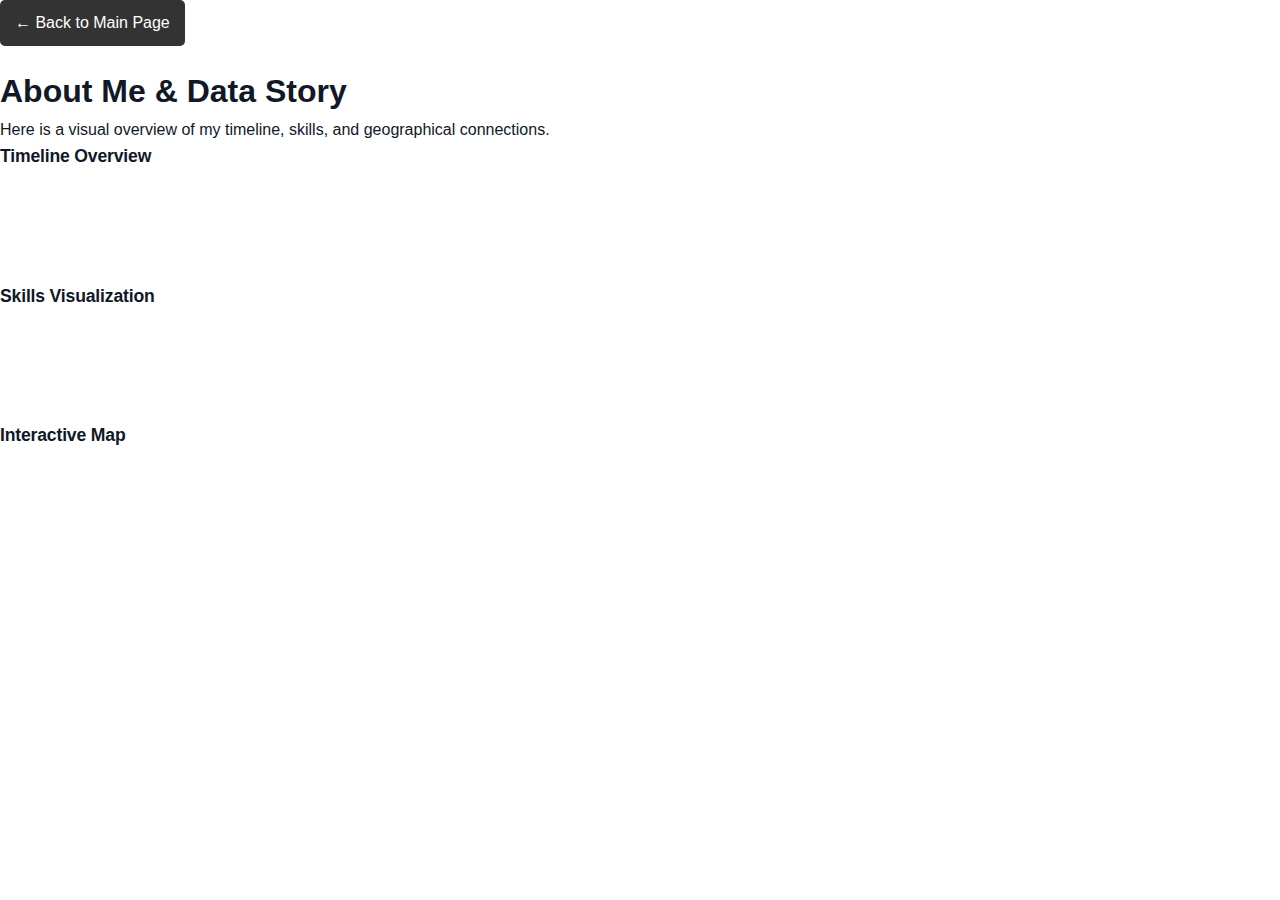
<file: aboutme.html>
<!DOCTYPE html>
<html>
<head>
    <title>Katrien Han - About Me</title>
    <link href="style.css" rel="stylesheet" />
    <script src="https://d3js.org/d3.v7.min.js"></script>
    <style>
        body {
            font-family: Arial, sans-serif;
            margin: 20px;
            padding: 20px;
        }
        .back-button {
            display: inline-block;
            padding: 10px 15px;
            background-color: #333;
            color: white;
            text-decoration: none;
            border-radius: 5px;
            margin-bottom: 20px;
        }
        .back-button:hover {
            background-color: #555;
        }
        .content-section {
            margin-bottom: 50px;
            /* New CSS for responsiveness */
            max-width: 100%; /* Ensures the container doesn't exceed screen width */
            overflow-x: auto; /* Allows horizontal scrolling if the content is too wide */
        }
        /* Target the visualization containers directly */
        #vis-timeline, #vis-skills, #mapinter {
            width: 100%; /* Ensure the sections use all available width */
            height: auto; /* Allow height to adjust based on content */
        }
    </style>
</head>
<body>

    <a href="index.html" class="back-button">← Back to Main Page</a>

    <h1>About Me & Data Story</h1>
    <p>Here is a visual overview of my timeline, skills, and geographical connections.</p>

    <div class="content-section">
        <h2>Timeline Overview</h2>
        <section id="vis-timeline"></section>
    </div>
    <script src="timeline.js"></script>

    <div class="content-section">
        <h2>Skills Visualization</h2>
        <section id="vis-skills"></section>
    </div>
    <script src="skills.js"></script> 

    <div class="content-section">
        <h2>Interactive Map</h2>
        <section id="mapinter"></section>
    </div>
    <script src="interactiveMap.js"></script> 
    <script>
        // Call the function with your container ID
        createInteractiveMap("#mapinter"); 
    </script>
    
</body>
</html>
</file>
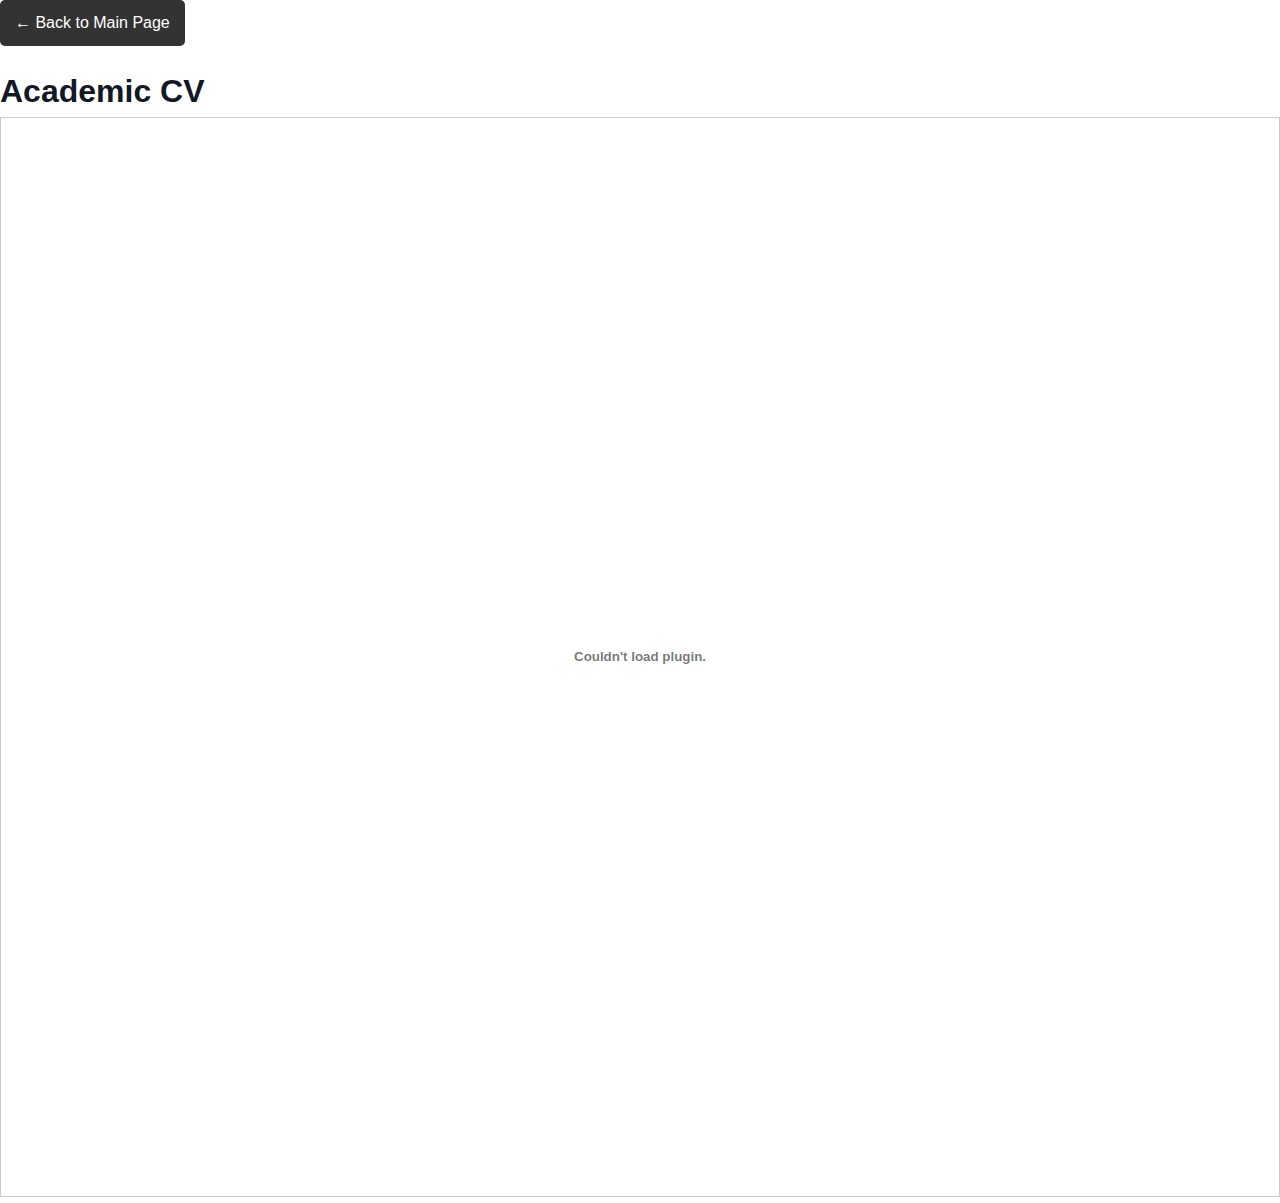
<file: cv.html>
<!DOCTYPE html>
<html>
<head>
    <title>Katrien Han - Curriculum Vitae</title>
    <link href="style.css" rel="stylesheet" /> 
    <style>
        /* Simple inline styles for layout */
        body {
            font-family: Arial, sans-serif;
            margin: 20px;
            padding: 20px;
        }
        .back-button {
            display: inline-block;
            padding: 10px 15px;
            background-color: #333;
            color: white;
            text-decoration: none;
            border-radius: 5px;
            margin-bottom: 20px;
        }
        .back-button:hover {
            background-color: #555;
        }
        .cv-container {
            width: 100%;
            /* ADJUSTED HEIGHT: increased from 80vh to 120vh */
            height: 120vh; 
            border: 1px solid #ccc;
        }
    </style>
</head>
<body>

    <a href="index.html" class="back-button">← Back to Main Page</a>

    <h1>Academic CV</h1>

    <div class="cv-container">
        <embed 
            src="my_academic_cv.pdf" 
            type="application/pdf" 
            width="100%" 
            height="100%"
        />
    </div>
    
</body>
</html>
</file>
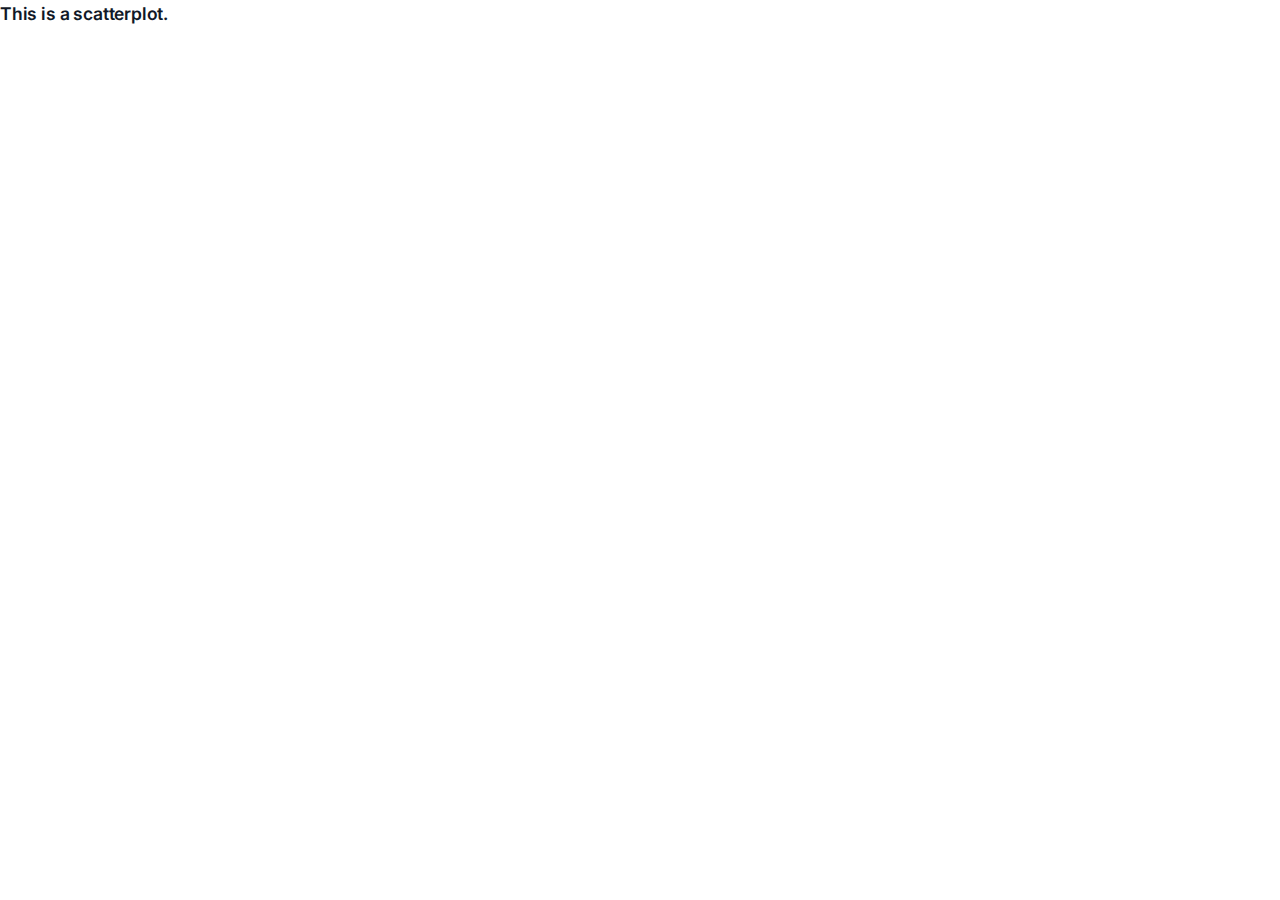
<file: mywork.html>
<html>

<head>
    <link href="style.css" rel="stylesheet" />
    <script src="https://d3js.org/d3.v7.min.js"></script>
    

    
</head>

<header>
   
</div> 
<script src="code.js"></script>
<script src="src/scatterplot.js"></script>

<section id="vis-scatterplot">
    <h2> This is a scatterplot.</h2>
</section>




</body>

</html>
</file>
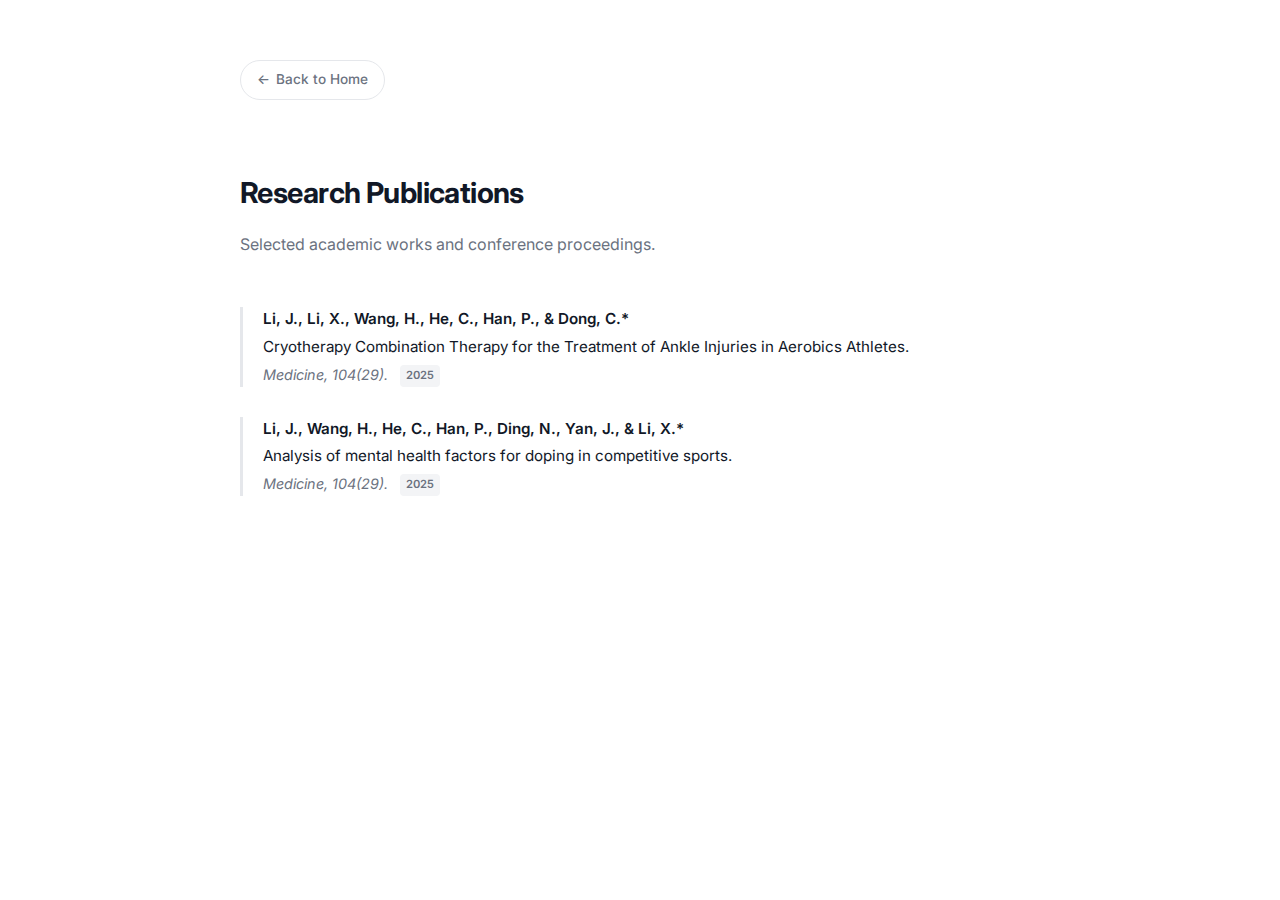
<file: papers.html>
<!DOCTYPE html>
<html lang="en">
<head>
    <meta charset="UTF-8">
    <meta name="viewport" content="width=device-width, initial-scale=1.0">
    <title>Katrien Han - Research Papers</title>
    
    <link rel="preconnect" href="https://fonts.googleapis.com">
    <link rel="preconnect" href="https://fonts.gstatic.com" crossorigin>
    <link href="https://fonts.googleapis.com/css2?family=Inter:wght@300;400;500;600;700&display=swap" rel="stylesheet">

    <style>
        /* =========================================
           SHARED STYLES (Matches Main Site)
           ========================================= */
        :root {
            --font-main: 'Inter', -apple-system, BlinkMacSystemFont, sans-serif;
            --color-text-primary: #111827;
            --color-text-secondary: #6b7280;
            --color-bg: #ffffff;
            --color-accent: #9333ea; /* Portfolio Purple */
            --color-border: #e5e7eb;
        }

        body {
            font-family: var(--font-main);
            background-color: var(--color-bg);
            color: var(--color-text-primary);
            line-height: 1.6;
            margin: 0;
            padding: 60px 20px;
            -webkit-font-smoothing: antialiased;
        }

        /* Centered "Paper" Layout */
        .container {
            max-width: 800px;
            margin: 0 auto;
        }

        /* =========================================
           HEADER & NAVIGATION
           ========================================= */
        .nav-header {
            margin-bottom: 40px;
        }

        /* Styled to match your "Works" / "CV" buttons */
        .back-btn {
            display: inline-flex;
            align-items: center;
            gap: 6px;
            text-decoration: none;
            font-size: 0.85rem;
            font-weight: 500;
            padding: 8px 16px;
            border: 1px solid var(--color-border);
            border-radius: 20px;
            transition: all 0.2s ease;
            background: #fff;
            color: var(--color-text-secondary);
            margin-bottom: 30px;
        }

        .back-btn:hover {
            border-color: var(--color-accent);
            color: var(--color-accent);
            transform: translateX(-2px);
            box-shadow: 0 4px 12px rgba(147, 51, 234, 0.1);
        }

        h1 {
            font-size: 1.8rem;
            font-weight: 700;
            letter-spacing: -0.02em;
            margin-bottom: 10px;
            color: var(--color-text-primary);
        }

        .subtitle {
            color: var(--color-text-secondary);
            font-size: 1rem;
            margin-bottom: 50px;
        }

        /* =========================================
           PAPER LIST STYLING
           ========================================= */
        .paper-list {
            display: flex;
            flex-direction: column;
            gap: 30px;
        }

        .paper-item {
            /* Clean card style with left accent */
            border-left: 3px solid var(--color-border);
            padding-left: 20px;
            transition: all 0.3s ease;
        }

        .paper-item:hover {
            border-left-color: var(--color-accent);
        }

        /* Typography for the citations */
        .citation-text {
            font-size: 0.95rem;
            color: var(--color-text-primary);
        }

        .authors {
            font-weight: 600;
            color: var(--color-text-primary);
            display: block;
            margin-bottom: 4px;
        }

        .paper-title {
            display: block;
            margin-bottom: 4px;
            line-height: 1.5;
        }

        .journal-info {
            color: var(--color-text-secondary);
            font-style: italic;
            font-size: 0.9rem;
        }

        /* Optional badge for Year */
        .year-badge {
            display: inline-block;
            font-size: 0.7rem;
            font-weight: 600;
            background: #f3f4f6;
            color: #6b7280;
            padding: 2px 6px;
            border-radius: 4px;
            margin-left: 8px;
            font-style: normal;
            vertical-align: middle;
        }

    </style>
</head>
<body>

    <div class="container">
        
        <div class="nav-header">
            <a href="index.html" class="back-btn">
                <span>&larr;</span> Back to Home
            </a>
        </div>

        <header>
            <h1>Research Publications</h1>
            <p class="subtitle">Selected academic works and conference proceedings.</p>
        </header>

        <div class="paper-list">
            
            <div class="paper-item">
                <div class="citation-text">
                    <span class="authors">Li, J., Li, X., Wang, H., He, C., Han, P., & Dong, C.*</span>
                    <span class="paper-title">Cryotherapy Combination Therapy for the Treatment of Ankle Injuries in Aerobics Athletes.</span>
                    <span class="journal-info">Medicine, 104(29). <span class="year-badge">2025</span></span>
                </div>
            </div>

            <div class="paper-item">
                <div class="citation-text">
                    <span class="authors">Li, J., Wang, H., He, C., Han, P., Ding, N., Yan, J., & Li, X.*</span>
                    <span class="paper-title">Analysis of mental health factors for doping in competitive sports.</span>
                    <span class="journal-info">Medicine, 104(29). <span class="year-badge">2025</span></span>
                </div>
            </div>

        </div>

    </div>

</body>
</html>
</file>
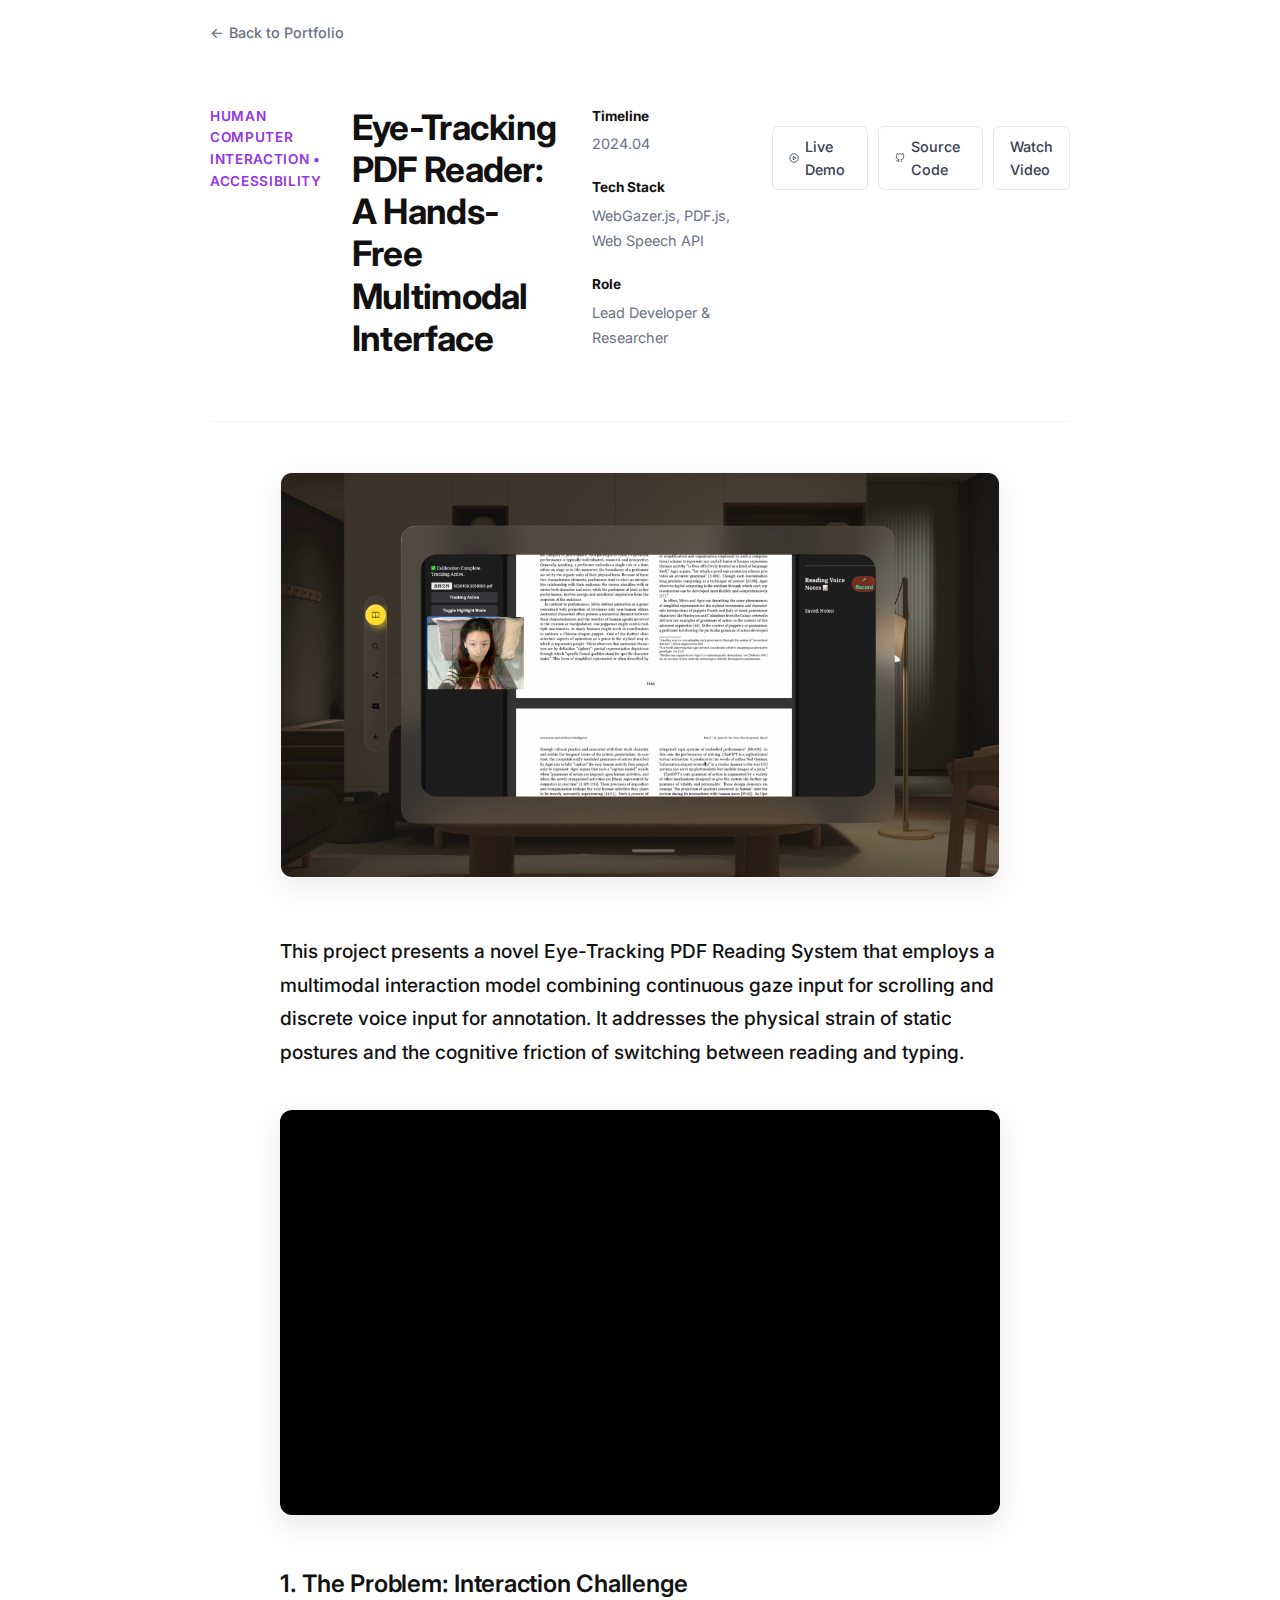
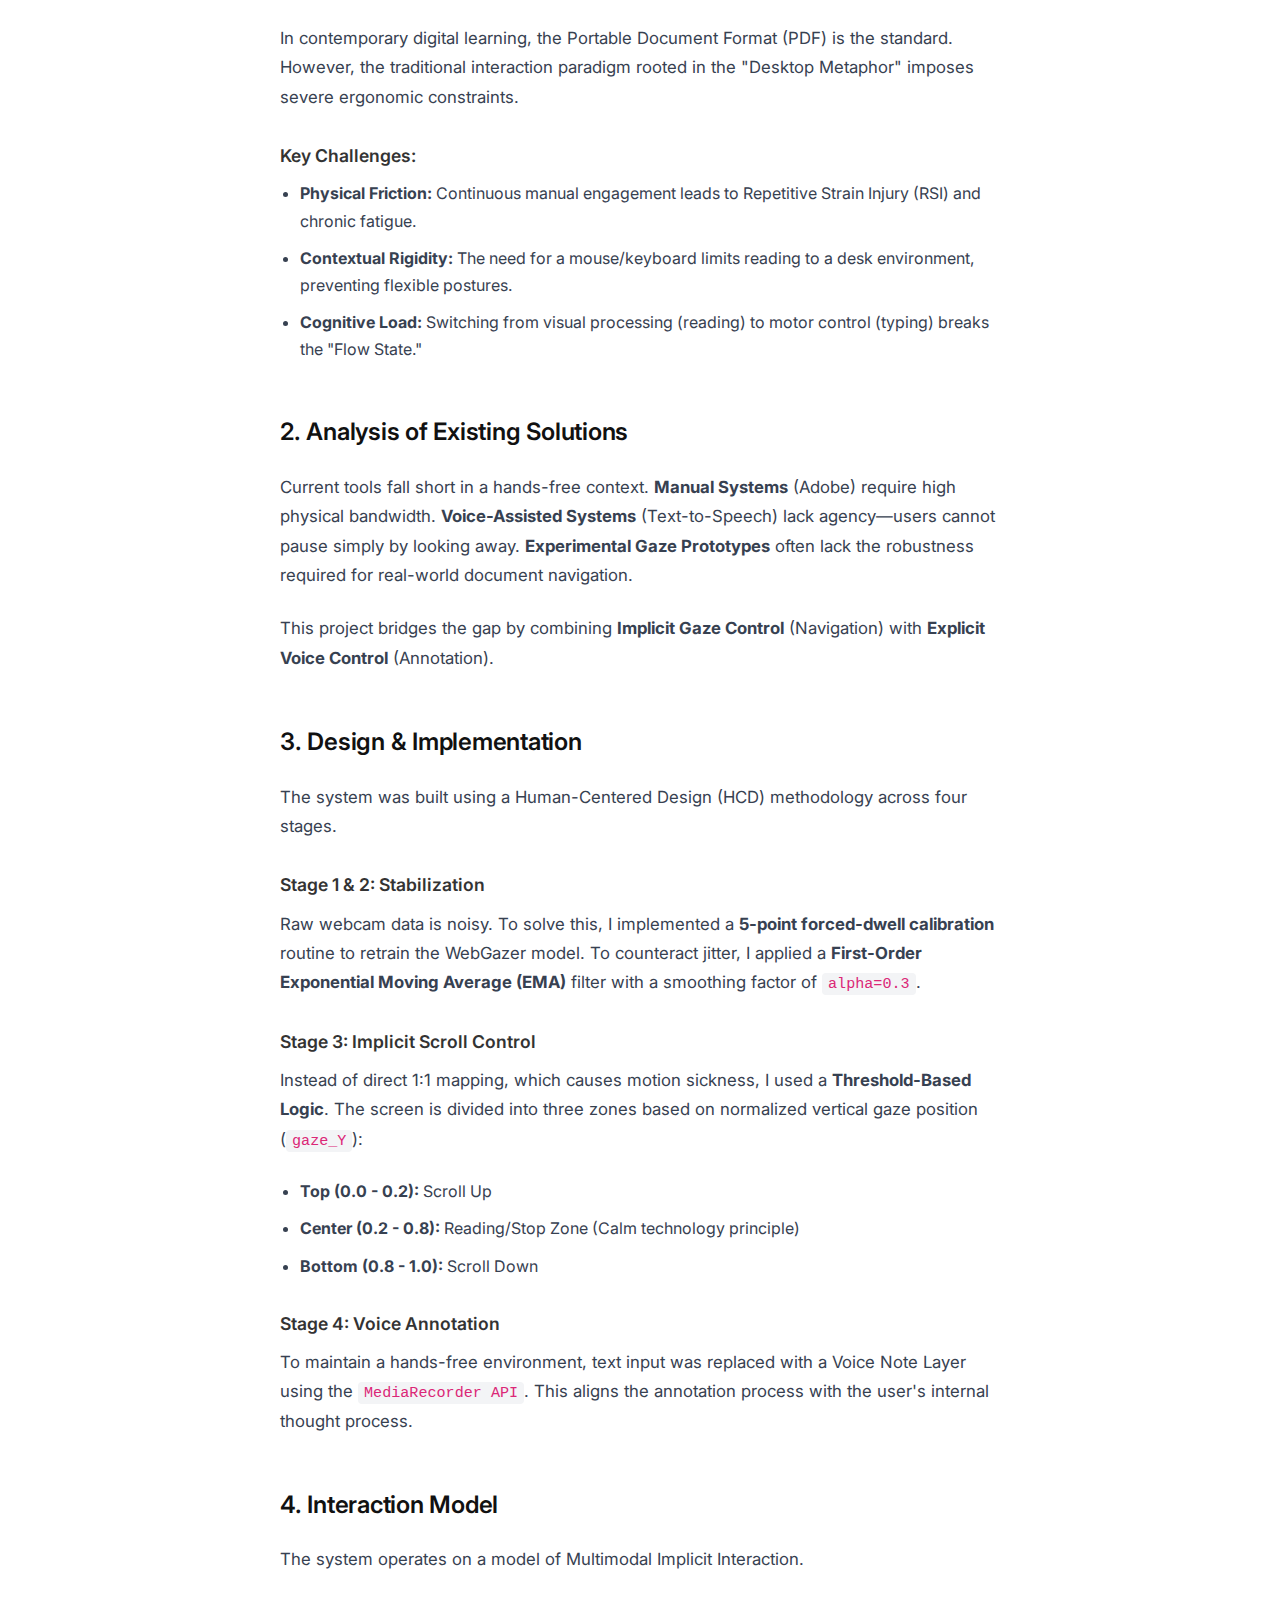
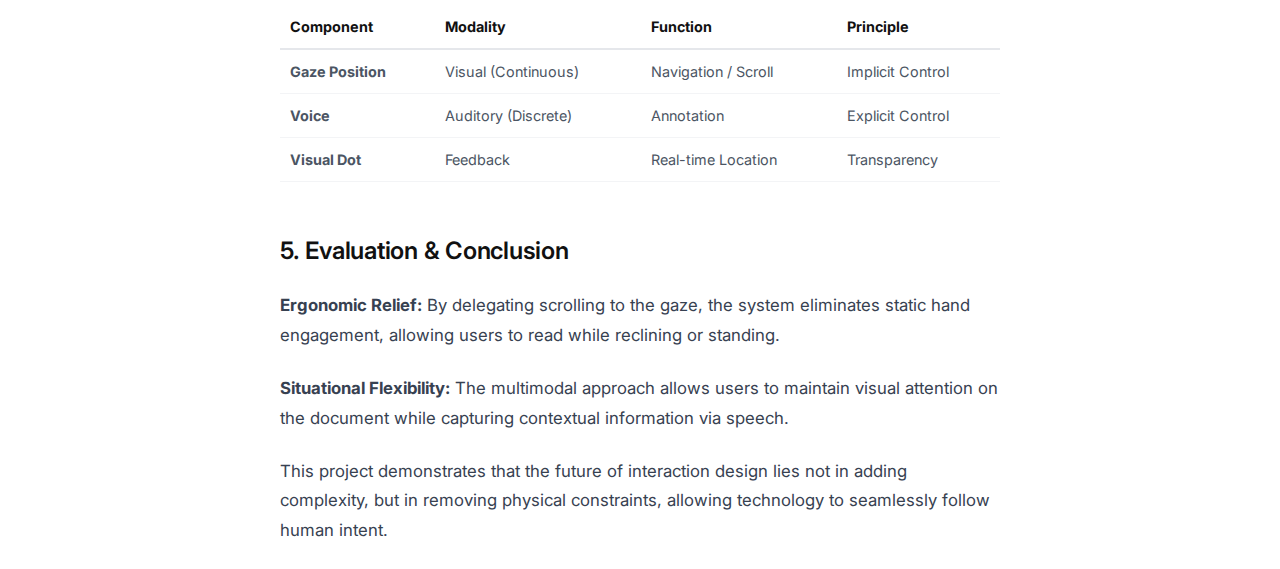
<file: project-detail-1.html>
<!DOCTYPE html>
<html lang="en">
<head>
    <meta charset="UTF-8">
    <meta name="viewport" content="width=device-width, initial-scale=1.0">
    <title>Eye-Tracking PDF Reader - Katrien Han</title>
    
    <link href="style.css" rel="stylesheet" />
    <link href="https://fonts.googleapis.com/css2?family=Inter:wght@300;400;500;600;700&display=swap" rel="stylesheet">

    <style>
        /* --- PAGE SPECIFIC STYLES --- */
        body {
            padding-bottom: 100px;
            background-color: #fff;
        }

        /* Navigation */
        .top-nav {
            margin-bottom: 40px;
            padding: 20px 0;
        }
        .back-link {
            text-decoration: none;
            color: #6b7280;
            font-weight: 500;
            font-size: 0.9rem;
            display: inline-flex;
            align-items: center;
            gap: 5px;
            transition: color 0.2s;
        }
        .back-link:hover {
            color: #111;
        }

        /* Header Area */
        .project-header {
            margin-bottom: 50px;
            border-bottom: 1px solid #f3f4f6;
            padding-bottom: 40px;
        }
        .project-category {
            font-size: 0.85rem;
            color: #9333ea; /* Purple accent */
            font-weight: 600;
            text-transform: uppercase;
            letter-spacing: 0.05em;
            margin-bottom: 10px;
            display: block;
        }
        h1 {
            font-size: 2.2rem;
            font-weight: 700;
            color: #111;
            margin-bottom: 20px;
            line-height: 1.2;
            letter-spacing: -0.02em;
        }

        /* Meta Data Grid */
        .project-meta {
            display: grid;
            grid-template-columns: repeat(auto-fit, minmax(150px, 1fr));
            gap: 20px;
            margin-bottom: 30px;
        }
        .meta-item strong {
            color: #111;
            display: block;
            font-size: 0.85rem;
            margin-bottom: 4px;
        }
        .meta-item span {
            color: #6b7280;
            font-size: 0.9rem;
        }

        /* Action Buttons */
        .project-links {
            display: flex;
            gap: 10px;
            margin-top: 20px;
        }
        .link-btn {
            text-decoration: none;
            padding: 8px 16px;
            border: 1px solid #e5e7eb;
            border-radius: 6px;
            color: #374151;
            font-size: 0.9rem;
            font-weight: 500;
            transition: all 0.2s;
            display: flex;
            align-items: center;
            gap: 6px;
        }
        .link-btn:hover {
            border-color: #9333ea;
            color: #9333ea;
            background: #faf5ff;
        }

        /* Main Content Layout */
        .content-wrapper {
            max-width: 720px; /* Optimal reading width */
            margin: 0 auto;
        }

        .hero-image {
            width: 100%;
            height: auto;
            border-radius: 12px;
            margin-bottom: 50px;
            box-shadow: 0 10px 30px rgba(0,0,0,0.08);
            border: 1px solid #f3f4f6;
        }

        /* Typography for Article */
        h2 {
            font-size: 1.5rem;
            font-weight: 600;
            margin-top: 50px;
            margin-bottom: 20px;
            color: #111;
            letter-spacing: -0.01em;
        }
        
        h3 {
            font-size: 1.1rem;
            font-weight: 600;
            margin-top: 30px;
            margin-bottom: 10px;
            color: #333;
        }

        p {
            margin-bottom: 24px;
            line-height: 1.75;
            color: #374151;
            font-size: 1.05rem;
        }

        ul {
            margin-bottom: 24px;
            padding-left: 20px;
            line-height: 1.7;
            color: #374151;
        }
        li { margin-bottom: 10px; }

        /* Tech/Code Highlights */
        code {
            background: #f3f4f6;
            padding: 2px 6px;
            border-radius: 4px;
            font-family: monospace;
            font-size: 0.9em;
            color: #db2777; /* Pinkish accent for code */
        }

        /* Video Embed */
        .video-container {
            position: relative;
            padding-bottom: 56.25%; /* 16:9 */
            height: 0;
            overflow: hidden;
            border-radius: 12px;
            margin: 40px 0;
            background: #000;
            box-shadow: 0 10px 30px rgba(0,0,0,0.1);
        }
        .video-container iframe {
            position: absolute;
            top: 0;
            left: 0;
            width: 100%;
            height: 100%;
        }

        /* Interaction Table */
        .interaction-table {
            width: 100%;
            border-collapse: collapse;
            margin: 30px 0;
            font-size: 0.9rem;
        }
        .interaction-table th {
            text-align: left;
            border-bottom: 2px solid #e5e7eb;
            padding: 10px;
            color: #111;
        }
        .interaction-table td {
            border-bottom: 1px solid #f3f4f6;
            padding: 10px;
            color: #4b5563;
        }
    </style>
</head>
<body>

    <main>
        <div style="max-width: 900px; margin: 0 auto; padding: 0 20px;">
            
            <nav class="top-nav">
                <a href="index.html" class="back-link">
                    <span>&larr;</span> Back to Portfolio
                </a>
            </nav>

            <header class="project-header">
                <span class="project-category">Human Computer Interaction • Accessibility</span>
                <h1>Eye-Tracking PDF Reader: A Hands-Free Multimodal Interface</h1>
                
                <div class="project-meta">
                    <div class="meta-item">
                        <strong>Timeline</strong>
                        <span>2024.04</span>
                    </div>
                    <div class="meta-item">
                        <strong>Tech Stack</strong>
                        <span>WebGazer.js, PDF.js, Web Speech API</span>
                    </div>
                    <div class="meta-item">
                        <strong>Role</strong>
                        <span>Lead Developer & Researcher</span>
                    </div>
                </div>

                <div class="project-links">
                    <a href="https://katrien1213.github.io/" target="_blank" class="link-btn">
                        <svg width="16" height="16" viewBox="0 0 24 24" fill="none" stroke="currentColor" stroke-width="2"><circle cx="12" cy="12" r="10"/><polygon points="10 8 16 12 10 16 10 8"/></svg>
                        Live Demo
                    </a>
                    <a href="https://github.com/katrien1213/HCI_readingInteraction" target="_blank" class="link-btn">
                        <svg width="16" height="16" viewBox="0 0 24 24" fill="none" stroke="currentColor" stroke-width="2"><path d="M9 19c-5 1.5-5-2.5-7-3m14 6v-3.87a3.37 3.37 0 0 0-.94-2.61c3.14-.35 6.44-1.54 6.44-7A5.44 5.44 0 0 0 20 4.77 5.07 5.07 0 0 0 19.91 1S18.73.65 16 2.48a13.38 13.38 0 0 0-7 0C6.27.65 5.09 1 5.09 1A5.07 5.07 0 0 0 5 4.77a5.44 5.44 0 0 0-1.5 3.78c0 5.42 3.3 6.61 6.44 7A3.37 3.37 0 0 0 9 18.13V22"/></svg>
                        Source Code
                    </a>
                    <a href="https://youtu.be/RIiohiuuu50" target="_blank" class="link-btn">
                        Watch Video
                    </a>
                </div>
            </header>

            <article class="content-wrapper">
                
                <img src="project1_image.jpg" alt="Eye Tracking System Interface" class="hero-image">

                <p style="font-size: 1.2rem; color: #111; font-weight: 500; margin-bottom: 40px;">
                    This project presents a novel Eye-Tracking PDF Reading System that employs a multimodal interaction model combining continuous gaze input for scrolling and discrete voice input for annotation. It addresses the physical strain of static postures and the cognitive friction of switching between reading and typing.
                </p>

                <div class="video-container">
                    <iframe src="https://www.youtube.com/embed/RIiohiuuu50" title="Project Demo" frameborder="0" allow="accelerometer; autoplay; clipboard-write; encrypted-media; gyroscope; picture-in-picture" allowfullscreen></iframe>
                </div>

                <h2>1. The Problem: Interaction Challenge</h2>
                <p>
                    In contemporary digital learning, the Portable Document Format (PDF) is the standard. However, the traditional interaction paradigm rooted in the "Desktop Metaphor" imposes severe ergonomic constraints. 
                </p>
                <h3>Key Challenges:</h3>
                <ul>
                    <li><strong>Physical Friction:</strong> Continuous manual engagement leads to Repetitive Strain Injury (RSI) and chronic fatigue.</li>
                    <li><strong>Contextual Rigidity:</strong> The need for a mouse/keyboard limits reading to a desk environment, preventing flexible postures.</li>
                    <li><strong>Cognitive Load:</strong> Switching from visual processing (reading) to motor control (typing) breaks the "Flow State."</li>
                </ul>

                <h2>2. Analysis of Existing Solutions</h2>
                <p>
                    Current tools fall short in a hands-free context. <strong>Manual Systems</strong> (Adobe) require high physical bandwidth. <strong>Voice-Assisted Systems</strong> (Text-to-Speech) lack agency—users cannot pause simply by looking away. <strong>Experimental Gaze Prototypes</strong> often lack the robustness required for real-world document navigation.
                </p>
                <p>
                    This project bridges the gap by combining <strong>Implicit Gaze Control</strong> (Navigation) with <strong>Explicit Voice Control</strong> (Annotation).
                </p>

                <h2>3. Design & Implementation</h2>
                <p>The system was built using a Human-Centered Design (HCD) methodology across four stages.</p>
                
                <h3>Stage 1 & 2: Stabilization</h3>
                <p>
                    Raw webcam data is noisy. To solve this, I implemented a <strong>5-point forced-dwell calibration</strong> routine to retrain the WebGazer model. To counteract jitter, I applied a <strong>First-Order Exponential Moving Average (EMA)</strong> filter with a smoothing factor of <code>alpha=0.3</code>.
                </p>

                

                <h3>Stage 3: Implicit Scroll Control</h3>
                <p>
                    Instead of direct 1:1 mapping, which causes motion sickness, I used a <strong>Threshold-Based Logic</strong>. The screen is divided into three zones based on normalized vertical gaze position (<code>gaze_Y</code>):
                </p>
                <ul>
                    <li><strong>Top (0.0 - 0.2):</strong> Scroll Up</li>
                    <li><strong>Center (0.2 - 0.8):</strong> Reading/Stop Zone (Calm technology principle)</li>
                    <li><strong>Bottom (0.8 - 1.0):</strong> Scroll Down</li>
                </ul>

                

                <h3>Stage 4: Voice Annotation</h3>
                <p>
                    To maintain a hands-free environment, text input was replaced with a Voice Note Layer using the <code>MediaRecorder API</code>. This aligns the annotation process with the user's internal thought process.
                </p>

                <h2>4. Interaction Model</h2>
                <p>
                    The system operates on a model of Multimodal Implicit Interaction.
                </p>
                <table class="interaction-table">
                    <thead>
                        <tr>
                            <th>Component</th>
                            <th>Modality</th>
                            <th>Function</th>
                            <th>Principle</th>
                        </tr>
                    </thead>
                    <tbody>
                        <tr>
                            <td><strong>Gaze Position</strong></td>
                            <td>Visual (Continuous)</td>
                            <td>Navigation / Scroll</td>
                            <td>Implicit Control</td>
                        </tr>
                        <tr>
                            <td><strong>Voice</strong></td>
                            <td>Auditory (Discrete)</td>
                            <td>Annotation</td>
                            <td>Explicit Control</td>
                        </tr>
                        <tr>
                            <td><strong>Visual Dot</strong></td>
                            <td>Feedback</td>
                            <td>Real-time Location</td>
                            <td>Transparency</td>
                        </tr>
                    </tbody>
                </table>

                <h2>5. Evaluation & Conclusion</h2>
                <p>
                    <strong>Ergonomic Relief:</strong> By delegating scrolling to the gaze, the system eliminates static hand engagement, allowing users to read while reclining or standing.
                </p>
                <p>
                    <strong>Situational Flexibility:</strong> The multimodal approach allows users to maintain visual attention on the document while capturing contextual information via speech.
                </p>
                <p>
                    This project demonstrates that the future of interaction design lies not in adding complexity, but in removing physical constraints, allowing technology to seamlessly follow human intent.
                </p>

            </article>

        </div>
    </main>

</body>
</html>
</file>
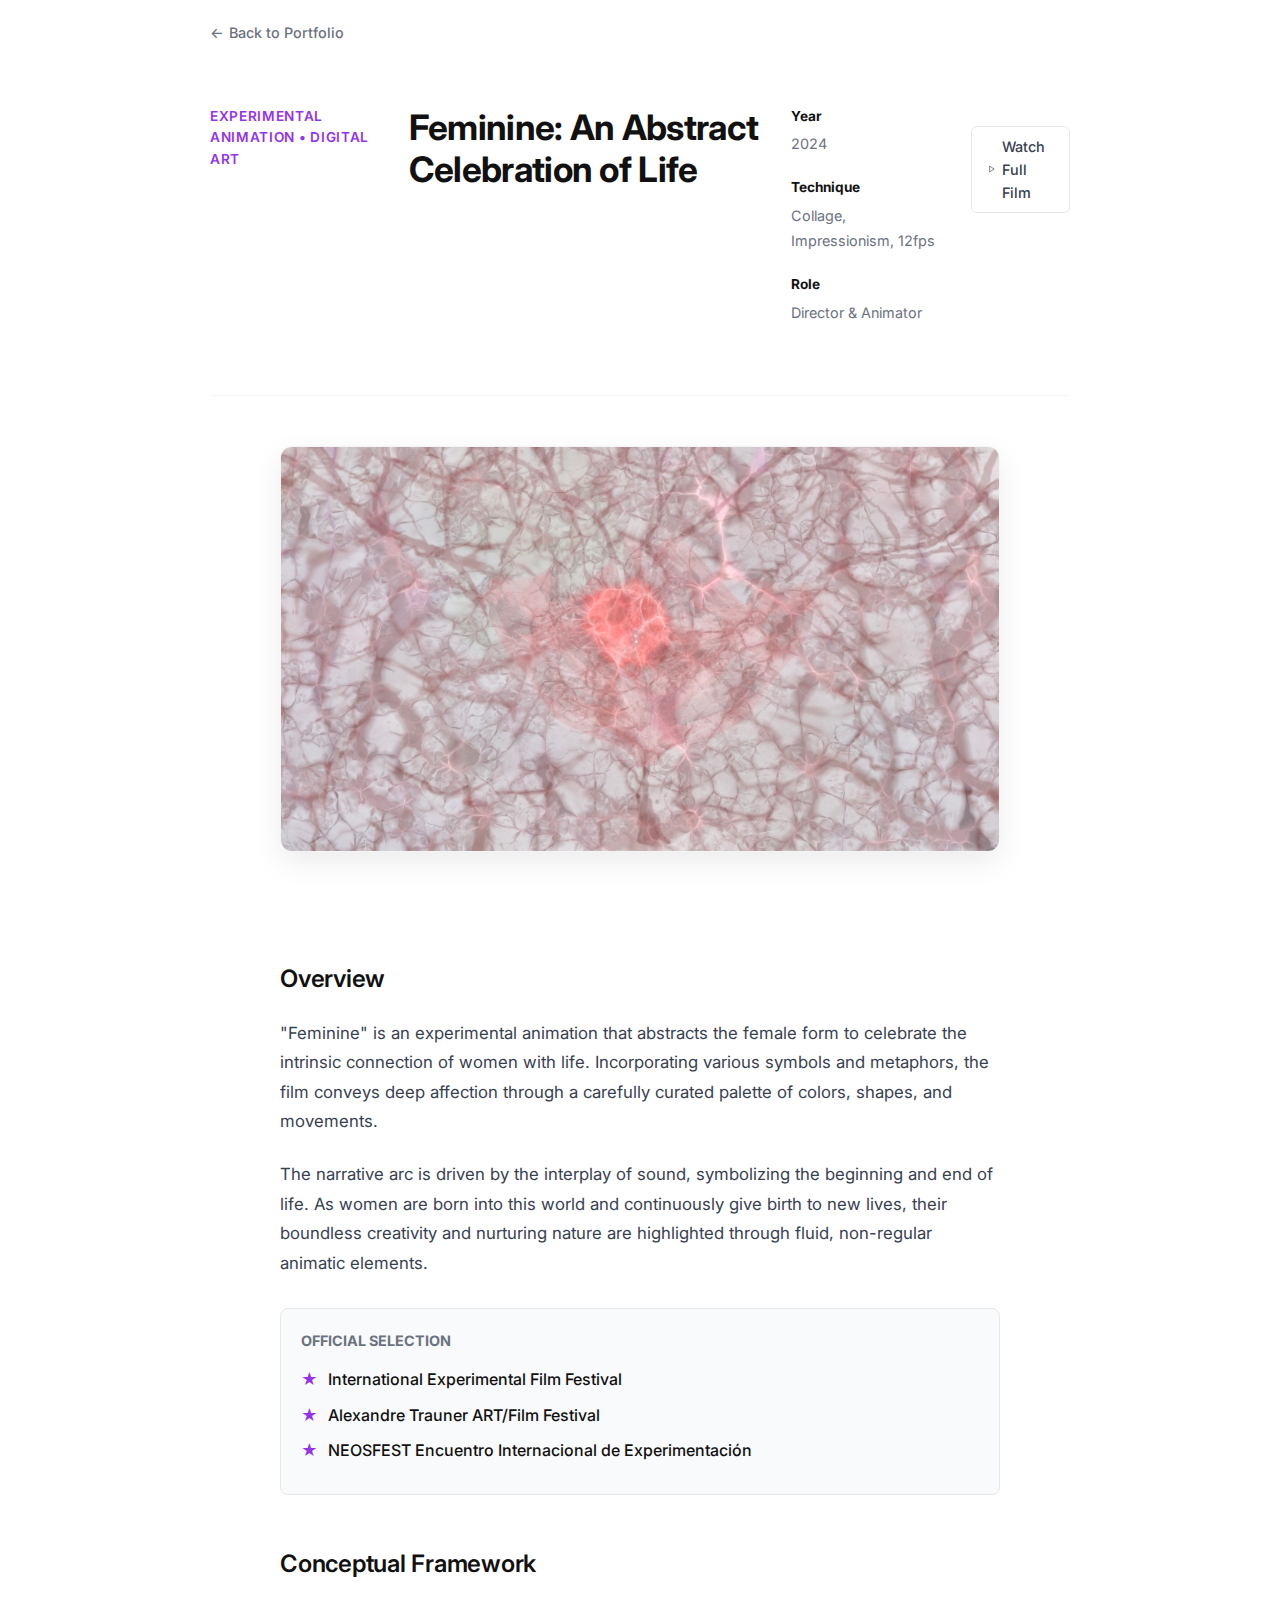
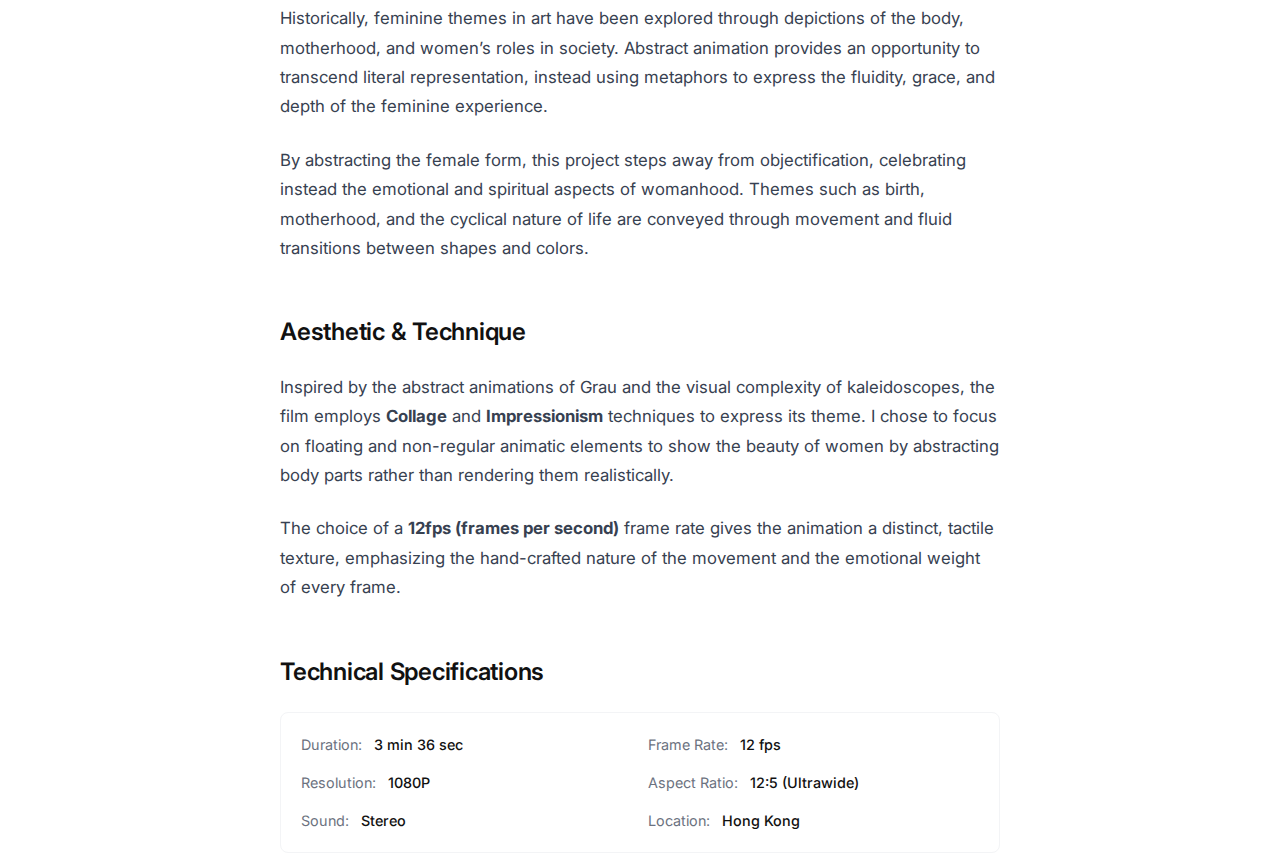
<file: project-detail-2.html>
<!DOCTYPE html>
<html lang="en">
<head>
    <meta charset="UTF-8">
    <meta name="viewport" content="width=device-width, initial-scale=1.0">
    <title>Feminine: Experimental Animation - Katrien Han</title>
    
    <!-- Re-use your main style -->
    <link href="style.css" rel="stylesheet" />
    <link href="https://fonts.googleapis.com/css2?family=Inter:wght@300;400;500;600;700&display=swap" rel="stylesheet">

    <style>
        /* --- PAGE SPECIFIC STYLES (Consistent with Project 1 & 3) --- */
        body {
            padding-bottom: 100px;
            background-color: #fff;
        }

        /* Navigation */
        .top-nav {
            margin-bottom: 40px;
            padding: 20px 0;
        }
        .back-link {
            text-decoration: none;
            color: #6b7280;
            font-weight: 500;
            font-size: 0.9rem;
            display: inline-flex;
            align-items: center;
            gap: 5px;
            transition: color 0.2s;
        }
        .back-link:hover {
            color: #111;
        }

        /* Header Area */
        .project-header {
            margin-bottom: 50px;
            border-bottom: 1px solid #f3f4f6;
            padding-bottom: 40px;
        }
        .project-category {
            font-size: 0.85rem;
            color: #9333ea; /* Purple accent */
            font-weight: 600;
            text-transform: uppercase;
            letter-spacing: 0.05em;
            margin-bottom: 10px;
            display: block;
        }
        h1 {
            font-size: 2.2rem;
            font-weight: 700;
            color: #111;
            margin-bottom: 20px;
            line-height: 1.2;
            letter-spacing: -0.02em;
        }

        /* Meta Data Grid */
        .project-meta {
            display: grid;
            grid-template-columns: repeat(auto-fit, minmax(150px, 1fr));
            gap: 20px;
            margin-bottom: 30px;
        }
        .meta-item strong {
            color: #111;
            display: block;
            font-size: 0.85rem;
            margin-bottom: 4px;
        }
        .meta-item span {
            color: #6b7280;
            font-size: 0.9rem;
        }

        /* Action Buttons */
        .project-links {
            display: flex;
            gap: 10px;
            margin-top: 20px;
        }
        .link-btn {
            text-decoration: none;
            padding: 8px 16px;
            border: 1px solid #e5e7eb;
            border-radius: 6px;
            color: #374151;
            font-size: 0.9rem;
            font-weight: 500;
            transition: all 0.2s;
            display: flex;
            align-items: center;
            gap: 6px;
        }
        .link-btn:hover {
            border-color: #9333ea;
            color: #9333ea;
            background: #faf5ff;
        }

        /* Main Content Layout */
        .content-wrapper {
            max-width: 720px; /* Optimal reading width */
            margin: 0 auto;
        }

        .hero-image {
            width: 100%;
            height: auto;
            border-radius: 12px;
            margin-bottom: 50px;
            box-shadow: 0 10px 30px rgba(0,0,0,0.08);
            border: 1px solid #f3f4f6;
        }

        /* Typography */
        h2 {
            font-size: 1.5rem;
            font-weight: 600;
            margin-top: 50px;
            margin-bottom: 20px;
            color: #111;
            letter-spacing: -0.01em;
        }
        
        p {
            margin-bottom: 24px;
            line-height: 1.75;
            color: #374151;
            font-size: 1.05rem;
        }

        /* Festival Badge Styling */
        .festival-list {
            background: #f9fafb;
            border: 1px solid #e5e7eb;
            border-radius: 8px;
            padding: 20px;
            margin: 30px 0;
        }
        .festival-list h3 {
            margin-top: 0;
            font-size: 0.9rem;
            text-transform: uppercase;
            color: #6b7280;
            margin-bottom: 15px;
        }
        .festival-item {
            display: flex;
            align-items: center;
            gap: 10px;
            margin-bottom: 10px;
            font-weight: 500;
            color: #111;
        }
        .festival-item::before {
            content: "★";
            color: #9333ea;
        }

        /* Specs Grid */
        .specs-grid {
            display: grid;
            grid-template-columns: repeat(2, 1fr);
            gap: 15px;
            margin-top: 20px;
            background: #fff;
            border: 1px solid #f3f4f6;
            border-radius: 8px;
            padding: 20px;
        }
        .spec-row {
            font-size: 0.9rem;
        }
        .spec-label {
            color: #6b7280;
            margin-right: 8px;
        }
        .spec-value {
            color: #111;
            font-weight: 500;
        }

    </style>
</head>
<body>

    <main>
        <div style="max-width: 900px; margin: 0 auto; padding: 0 20px;">
            
            <!-- 1. Navigation -->
            <nav class="top-nav">
                <a href="index.html" class="back-link">
                    <span>&larr;</span> Back to Portfolio
                </a>
            </nav>

            <!-- 2. Project Header -->
            <header class="project-header">
                <span class="project-category">Experimental Animation • Digital Art</span>
                <h1>Feminine: An Abstract Celebration of Life</h1>
                
                <div class="project-meta">
                    <div class="meta-item">
                        <strong>Year</strong>
                        <span>2024</span>
                    </div>
                    <div class="meta-item">
                        <strong>Technique</strong>
                        <span>Collage, Impressionism, 12fps</span>
                    </div>
                    <div class="meta-item">
                        <strong>Role</strong>
                        <span>Director & Animator</span>
                    </div>
                </div>

                <!-- Project Links -->
                <div class="project-links">
                    <a href="https://drive.google.com/file/d/1tCnJeH8tRh0ysv05xvMig85NS5mR9xlu/view?usp=sharing" target="_blank" class="link-btn">
                        <svg width="16" height="16" viewBox="0 0 24 24" fill="none" stroke="currentColor" stroke-width="2"><polygon points="5 3 19 12 5 21 5 3"/></svg>
                        Watch Full Film
                    </a>
                </div>
            </header>

            <!-- 3. Main Content Area -->
            <article class="content-wrapper">
                
                <!-- Hero Image -->
                <img src="project2_image.jpg" alt="Feminine Animation Still" class="hero-image">

                <!-- Overview -->
                <h2>Overview</h2>
                <p>
                    "Feminine" is an experimental animation that abstracts the female form to celebrate the intrinsic connection of women with life. Incorporating various symbols and metaphors, the film conveys deep affection through a carefully curated palette of colors, shapes, and movements. 
                </p>
                <p>
                    The narrative arc is driven by the interplay of sound, symbolizing the beginning and end of life. As women are born into this world and continuously give birth to new lives, their boundless creativity and nurturing nature are highlighted through fluid, non-regular animatic elements.
                </p>

                <!-- Selected Screenings -->
                <div class="festival-list">
                    <h3>Official Selection</h3>
                    <div class="festival-item">International Experimental Film Festival</div>
                    <div class="festival-item">Alexandre Trauner ART/Film Festival</div>
                    <div class="festival-item">NEOSFEST Encuentro Internacional de Experimentación</div>
                </div>

                <!-- Concept & Philosophy -->
                <h2>Conceptual Framework</h2>
                <p>
                    Historically, feminine themes in art have been explored through depictions of the body, motherhood, and women’s roles in society. Abstract animation provides an opportunity to transcend literal representation, instead using metaphors to express the fluidity, grace, and depth of the feminine experience.
                </p>
                <p>
                    By abstracting the female form, this project steps away from objectification, celebrating instead the emotional and spiritual aspects of womanhood. Themes such as birth, motherhood, and the cyclical nature of life are conveyed through movement and fluid transitions between shapes and colors.
                </p>

                <!-- Aesthetic & Technique -->
                <h2>Aesthetic & Technique</h2>
                <p>
                    Inspired by the abstract animations of Grau and the visual complexity of kaleidoscopes, the film employs <strong>Collage</strong> and <strong>Impressionism</strong> techniques to express its theme. I chose to focus on floating and non-regular animatic elements to show the beauty of women by abstracting body parts rather than rendering them realistically.
                </p>
                <p>
                    The choice of a <strong>12fps (frames per second)</strong> frame rate gives the animation a distinct, tactile texture, emphasizing the hand-crafted nature of the movement and the emotional weight of every frame.
                </p>

                <!-- Technical Specs -->
                <h2>Technical Specifications</h2>
                <div class="specs-grid">
                    <div class="spec-row"><span class="spec-label">Duration:</span> <span class="spec-value">3 min 36 sec</span></div>
                    <div class="spec-row"><span class="spec-label">Frame Rate:</span> <span class="spec-value">12 fps</span></div>
                    <div class="spec-row"><span class="spec-label">Resolution:</span> <span class="spec-value">1080P</span></div>
                    <div class="spec-row"><span class="spec-label">Aspect Ratio:</span> <span class="spec-value">12:5 (Ultrawide)</span></div>
                    <div class="spec-row"><span class="spec-label">Sound:</span> <span class="spec-value">Stereo</span></div>
                    <div class="spec-row"><span class="spec-label">Location:</span> <span class="spec-value">Hong Kong</span></div>
                </div>

            </article>

        </div>
    </main>

</body>
</html>
</file>
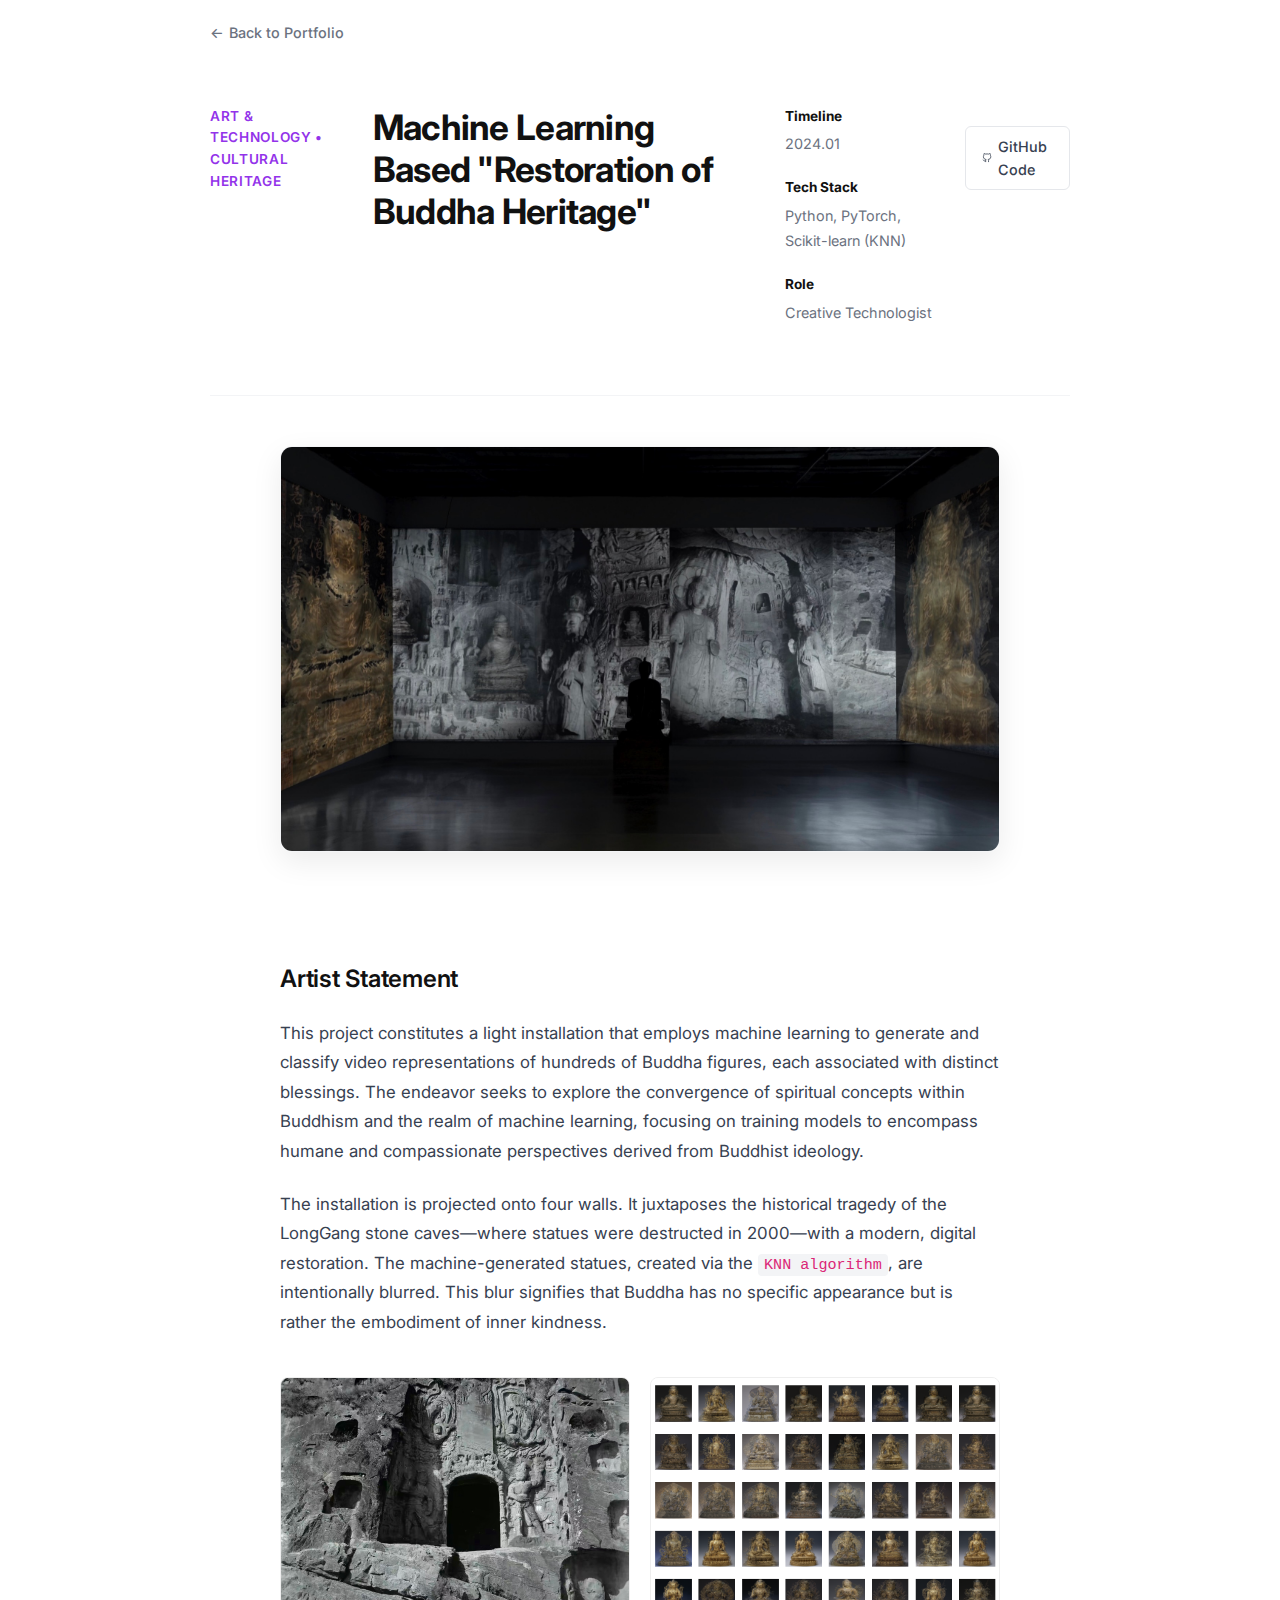
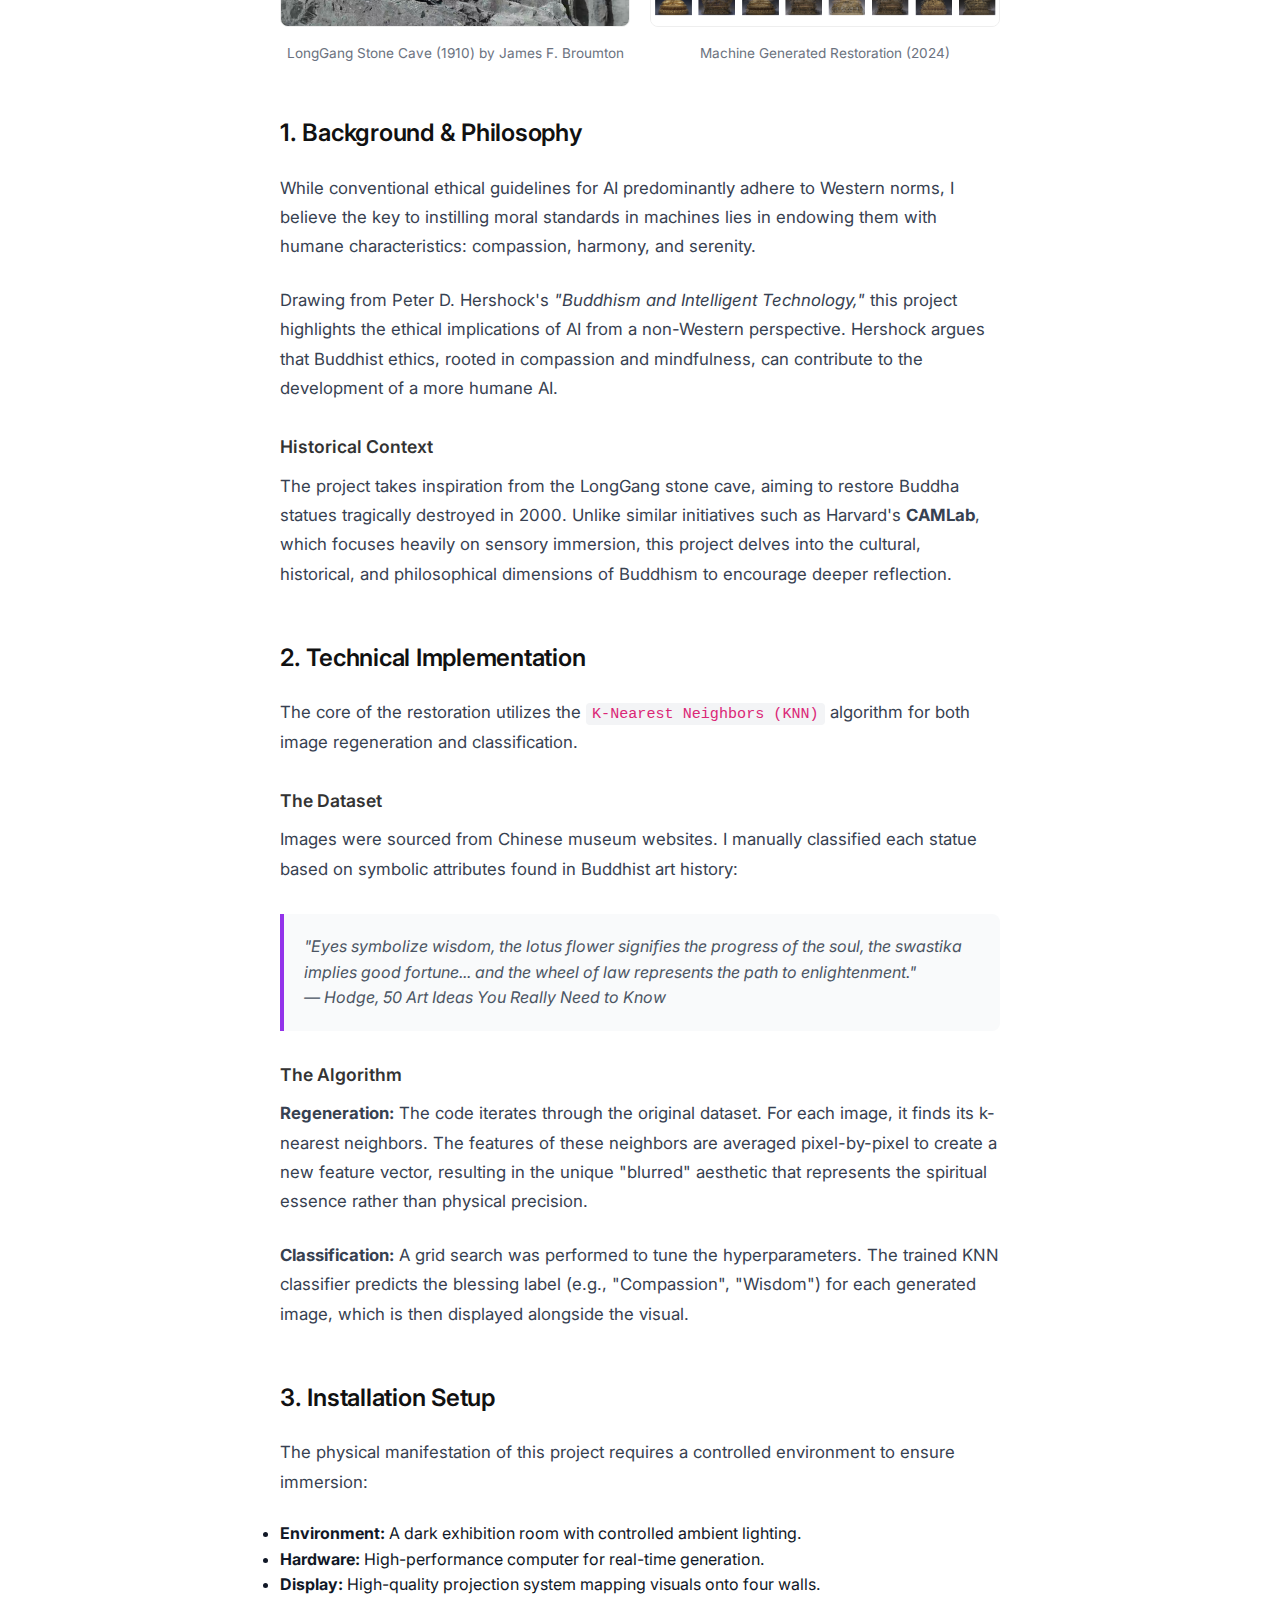
<file: project-detail-3.html>
<!DOCTYPE html>
<html lang="en">
<head>
    <meta charset="UTF-8">
    <meta name="viewport" content="width=device-width, initial-scale=1.0">
    <title>ML Buddha Restoration - Katrien Han</title>
    
    <link href="style.css" rel="stylesheet" />
    <link href="https://fonts.googleapis.com/css2?family=Inter:wght@300;400;500;600;700&display=swap" rel="stylesheet">

    <style>
        /* --- PAGE SPECIFIC STYLES (Same as Project 1) --- */
        body {
            padding-bottom: 100px;
            background-color: #fff;
        }

        /* Navigation */
        .top-nav {
            margin-bottom: 40px;
            padding: 20px 0;
        }
        .back-link {
            text-decoration: none;
            color: #6b7280;
            font-weight: 500;
            font-size: 0.9rem;
            display: inline-flex;
            align-items: center;
            gap: 5px;
            transition: color 0.2s;
        }
        .back-link:hover {
            color: #111;
        }

        /* Header Area */
        .project-header {
            margin-bottom: 50px;
            border-bottom: 1px solid #f3f4f6;
            padding-bottom: 40px;
        }
        .project-category {
            font-size: 0.85rem;
            color: #9333ea; /* Purple accent */
            font-weight: 600;
            text-transform: uppercase;
            letter-spacing: 0.05em;
            margin-bottom: 10px;
            display: block;
        }
        h1 {
            font-size: 2.2rem;
            font-weight: 700;
            color: #111;
            margin-bottom: 20px;
            line-height: 1.2;
            letter-spacing: -0.02em;
        }

        /* Meta Data Grid */
        .project-meta {
            display: grid;
            grid-template-columns: repeat(auto-fit, minmax(150px, 1fr));
            gap: 20px;
            margin-bottom: 30px;
        }
        .meta-item strong {
            color: #111;
            display: block;
            font-size: 0.85rem;
            margin-bottom: 4px;
        }
        .meta-item span {
            color: #6b7280;
            font-size: 0.9rem;
        }

        /* Action Buttons */
        .project-links {
            display: flex;
            gap: 10px;
            margin-top: 20px;
        }
        .link-btn {
            text-decoration: none;
            padding: 8px 16px;
            border: 1px solid #e5e7eb;
            border-radius: 6px;
            color: #374151;
            font-size: 0.9rem;
            font-weight: 500;
            transition: all 0.2s;
            display: flex;
            align-items: center;
            gap: 6px;
        }
        .link-btn:hover {
            border-color: #9333ea;
            color: #9333ea;
            background: #faf5ff;
        }

        /* Main Content Layout */
        .content-wrapper {
            max-width: 720px; /* Optimal reading width */
            margin: 0 auto;
        }

        .hero-image {
            width: 100%;
            height: auto;
            border-radius: 12px;
            margin-bottom: 50px;
            box-shadow: 0 10px 30px rgba(0,0,0,0.08);
            border: 1px solid #f3f4f6;
        }

        /* Typography for Article */
        h2 {
            font-size: 1.5rem;
            font-weight: 600;
            margin-top: 50px;
            margin-bottom: 20px;
            color: #111;
            letter-spacing: -0.01em;
        }
        
        h3 {
            font-size: 1.1rem;
            font-weight: 600;
            margin-top: 30px;
            margin-bottom: 10px;
            color: #333;
        }

        p {
            margin-bottom: 24px;
            line-height: 1.75;
            color: #374151;
            font-size: 1.05rem;
        }

        blockquote {
            border-left: 4px solid #9333ea;
            padding-left: 20px;
            margin: 30px 0;
            font-style: italic;
            color: #4b5563;
            background: #f9fafb;
            padding: 20px;
            border-radius: 0 8px 8px 0;
        }

        /* Image Gallery for Comparison */
        .image-gallery {
            display: grid;
            grid-template-columns: 1fr 1fr;
            gap: 20px;
            margin: 40px 0;
        }
        .image-gallery figure {
            margin: 0;
        }
        .image-gallery img {
            width: 100%;
            border-radius: 8px;
            border: 1px solid #eee;
            height: 250px;
            object-fit: cover;
        }
        .image-gallery figcaption {
            font-size: 0.85rem;
            color: #6b7280;
            margin-top: 8px;
            text-align: center;
        }

        /* Tech Tags */
        code {
            background: #f3f4f6;
            padding: 2px 6px;
            border-radius: 4px;
            font-family: monospace;
            font-size: 0.9em;
            color: #db2777; 
        }
    </style>
</head>
<body>

    <main>
        <div style="max-width: 900px; margin: 0 auto; padding: 0 20px;">
            
            <nav class="top-nav">
                <a href="index.html" class="back-link">
                    <span>&larr;</span> Back to Portfolio
                </a>
            </nav>

            <header class="project-header">
                <span class="project-category">Art & Technology • Cultural Heritage</span>
                <h1>Machine Learning Based "Restoration of Buddha Heritage"</h1>
                
                <div class="project-meta">
                    <div class="meta-item">
                        <strong>Timeline</strong>
                        <span>2024.01</span>
                    </div>
                    <div class="meta-item">
                        <strong>Tech Stack</strong>
                        <span>Python, PyTorch, Scikit-learn (KNN)</span>
                    </div>
                    <div class="meta-item">
                        <strong>Role</strong>
                        <span>Creative Technologist</span>
                    </div>
                </div>

                <div class="project-links">
                    <a href="#" class="link-btn">
                        <svg width="16" height="16" viewBox="0 0 24 24" fill="none" stroke="currentColor" stroke-width="2"><path d="M9 19c-5 1.5-5-2.5-7-3m14 6v-3.87a3.37 3.37 0 0 0-.94-2.61c3.14-.35 6.44-1.54 6.44-7A5.44 5.44 0 0 0 20 4.77 5.07 5.07 0 0 0 19.91 1S18.73.65 16 2.48a13.38 13.38 0 0 0-7 0C6.27.65 5.09 1 5.09 1A5.07 5.07 0 0 0 5 4.77a5.44 5.44 0 0 0-1.5 3.78c0 5.42 3.3 6.61 6.44 7A3.37 3.37 0 0 0 9 18.13V22"/></svg>
                        GitHub Code
                    </a>
                </div>
            </header>

            <article class="content-wrapper">
                
                <img src="project3_image.jpg" alt="Machine Learning Buddha Restoration" class="hero-image">

                <h2>Artist Statement</h2>
                <p>
                    This project constitutes a light installation that employs machine learning to generate and classify video representations of hundreds of Buddha figures, each associated with distinct blessings. The endeavor seeks to explore the convergence of spiritual concepts within Buddhism and the realm of machine learning, focusing on training models to encompass humane and compassionate perspectives derived from Buddhist ideology.
                </p>
                <p>
                    The installation is projected onto four walls. It juxtaposes the historical tragedy of the LongGang stone caves—where statues were destructed in 2000—with a modern, digital restoration. The machine-generated statues, created via the <code>KNN algorithm</code>, are intentionally blurred. This blur signifies that Buddha has no specific appearance but is rather the embodiment of inner kindness.
                </p>

                <div class="image-gallery">
                    <figure>
                        <img src="Longgang.jpg" alt="LongGang 1910">
                        <figcaption>LongGang Stone Cave (1910) by James F. Broumton</figcaption>
                    </figure>
                    <figure>
                        <img src="ML.PNG" alt="AI Generated Result">
                        <figcaption>Machine Generated Restoration (2024)</figcaption>
                    </figure>
                </div>

                <h2>1. Background & Philosophy</h2>
                <p>
                    While conventional ethical guidelines for AI predominantly adhere to Western norms, I believe the key to instilling moral standards in machines lies in endowing them with humane characteristics: compassion, harmony, and serenity.
                </p>
                <p>
                    Drawing from Peter D. Hershock's <em>"Buddhism and Intelligent Technology,"</em> this project highlights the ethical implications of AI from a non-Western perspective. Hershock argues that Buddhist ethics, rooted in compassion and mindfulness, can contribute to the development of a more humane AI.
                </p>
                
                <h3>Historical Context</h3>
                <p>
                    The project takes inspiration from the LongGang stone cave, aiming to restore Buddha statues tragically destroyed in 2000. Unlike similar initiatives such as Harvard's <strong>CAMLab</strong>, which focuses heavily on sensory immersion, this project delves into the cultural, historical, and philosophical dimensions of Buddhism to encourage deeper reflection.
                </p>

                <h2>2. Technical Implementation</h2>
                <p>
                    The core of the restoration utilizes the <code>K-Nearest Neighbors (KNN)</code> algorithm for both image regeneration and classification.
                </p>

                <h3>The Dataset</h3>
                <p>
                    Images were sourced from Chinese museum websites. I manually classified each statue based on symbolic attributes found in Buddhist art history:
                </p>
                <blockquote>
                    "Eyes symbolize wisdom, the lotus flower signifies the progress of the soul, the swastika implies good fortune... and the wheel of law represents the path to enlightenment."
                    <br>— Hodge, <em>50 Art Ideas You Really Need to Know</em>
                </blockquote>

                <h3>The Algorithm</h3>
                <p>
                    <strong>Regeneration:</strong> The code iterates through the original dataset. For each image, it finds its k-nearest neighbors. The features of these neighbors are averaged pixel-by-pixel to create a new feature vector, resulting in the unique "blurred" aesthetic that represents the spiritual essence rather than physical precision.
                </p>
                <p>
                    <strong>Classification:</strong> A grid search was performed to tune the hyperparameters. The trained KNN classifier predicts the blessing label (e.g., "Compassion", "Wisdom") for each generated image, which is then displayed alongside the visual.
                </p>

                <h2>3. Installation Setup</h2>
                <p>
                    The physical manifestation of this project requires a controlled environment to ensure immersion:
                </p>
                <ul>
                    <li><strong>Environment:</strong> A dark exhibition room with controlled ambient lighting.</li>
                    <li><strong>Hardware:</strong> High-performance computer for real-time generation.</li>
                    <li><strong>Display:</strong> High-quality projection system mapping visuals onto four walls.</li>
                </ul>

            </article>

        </div>
    </main>

</body>
</html>
</file>
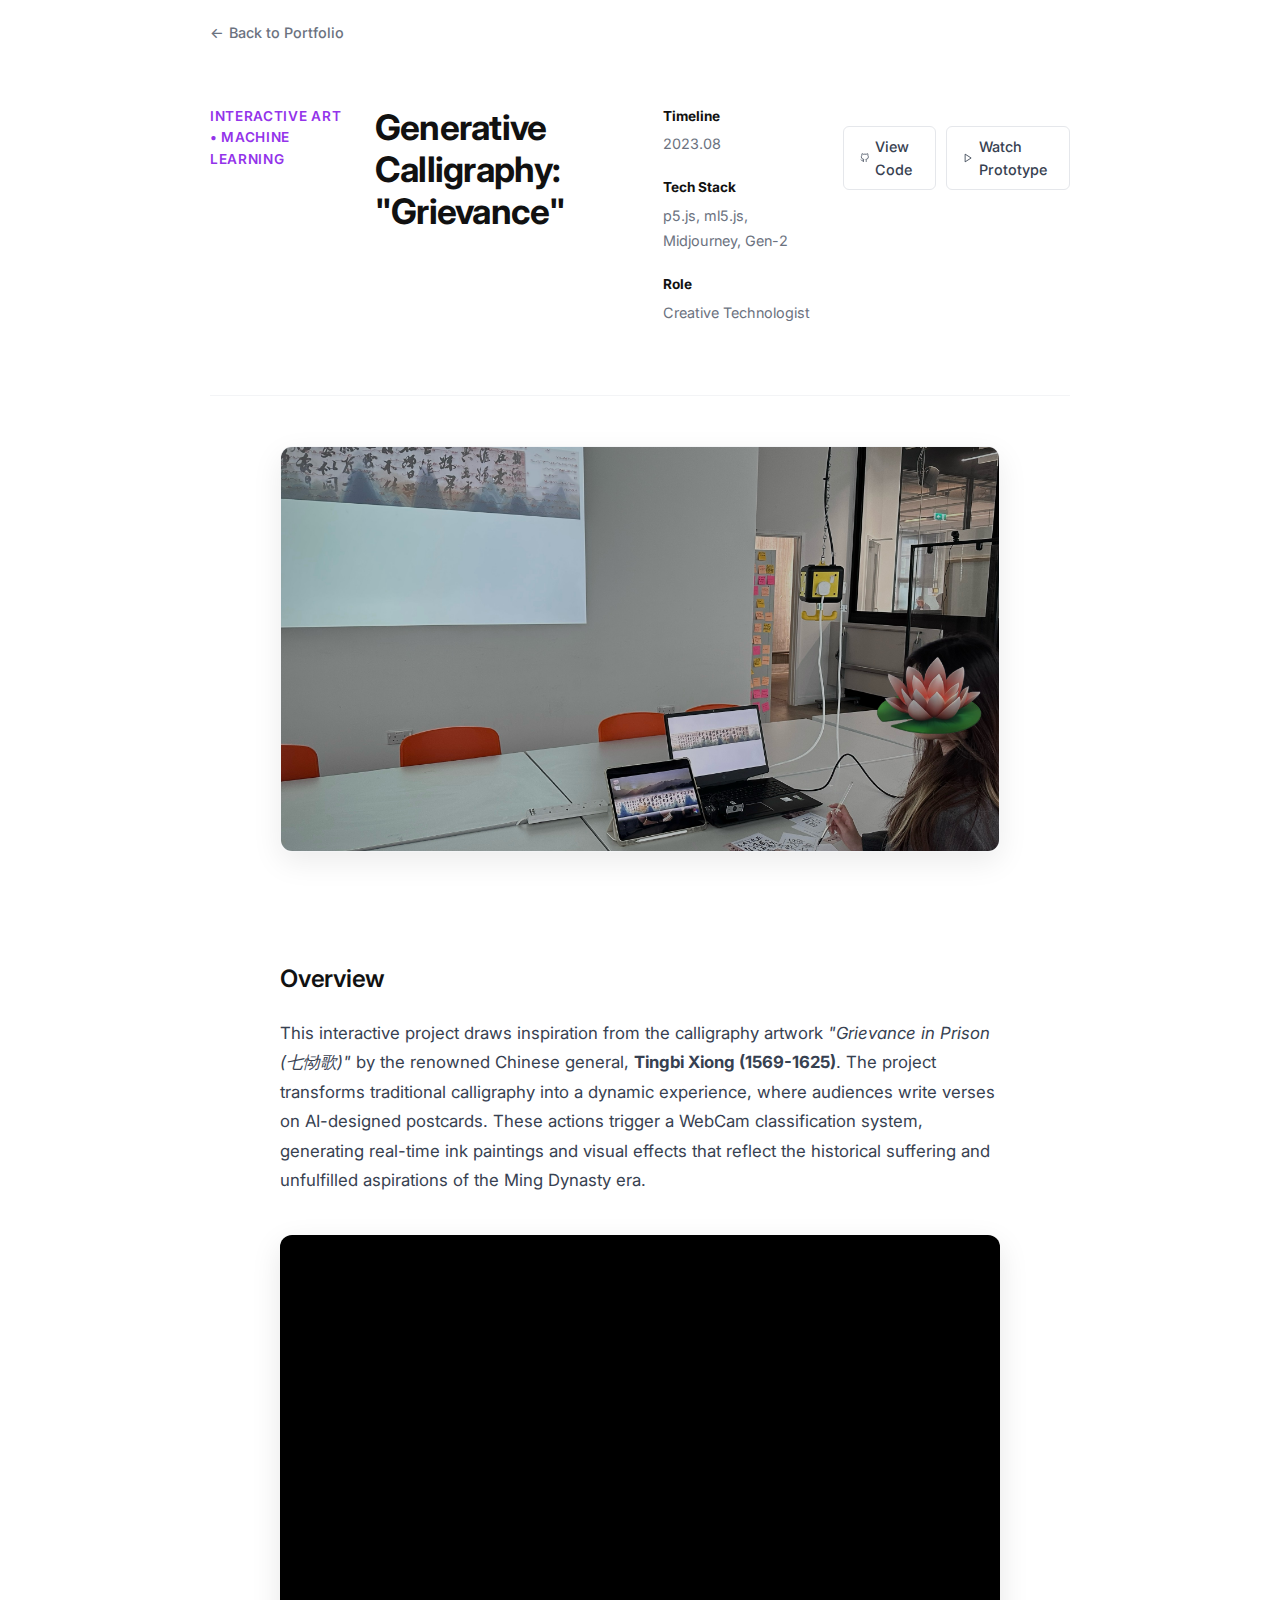
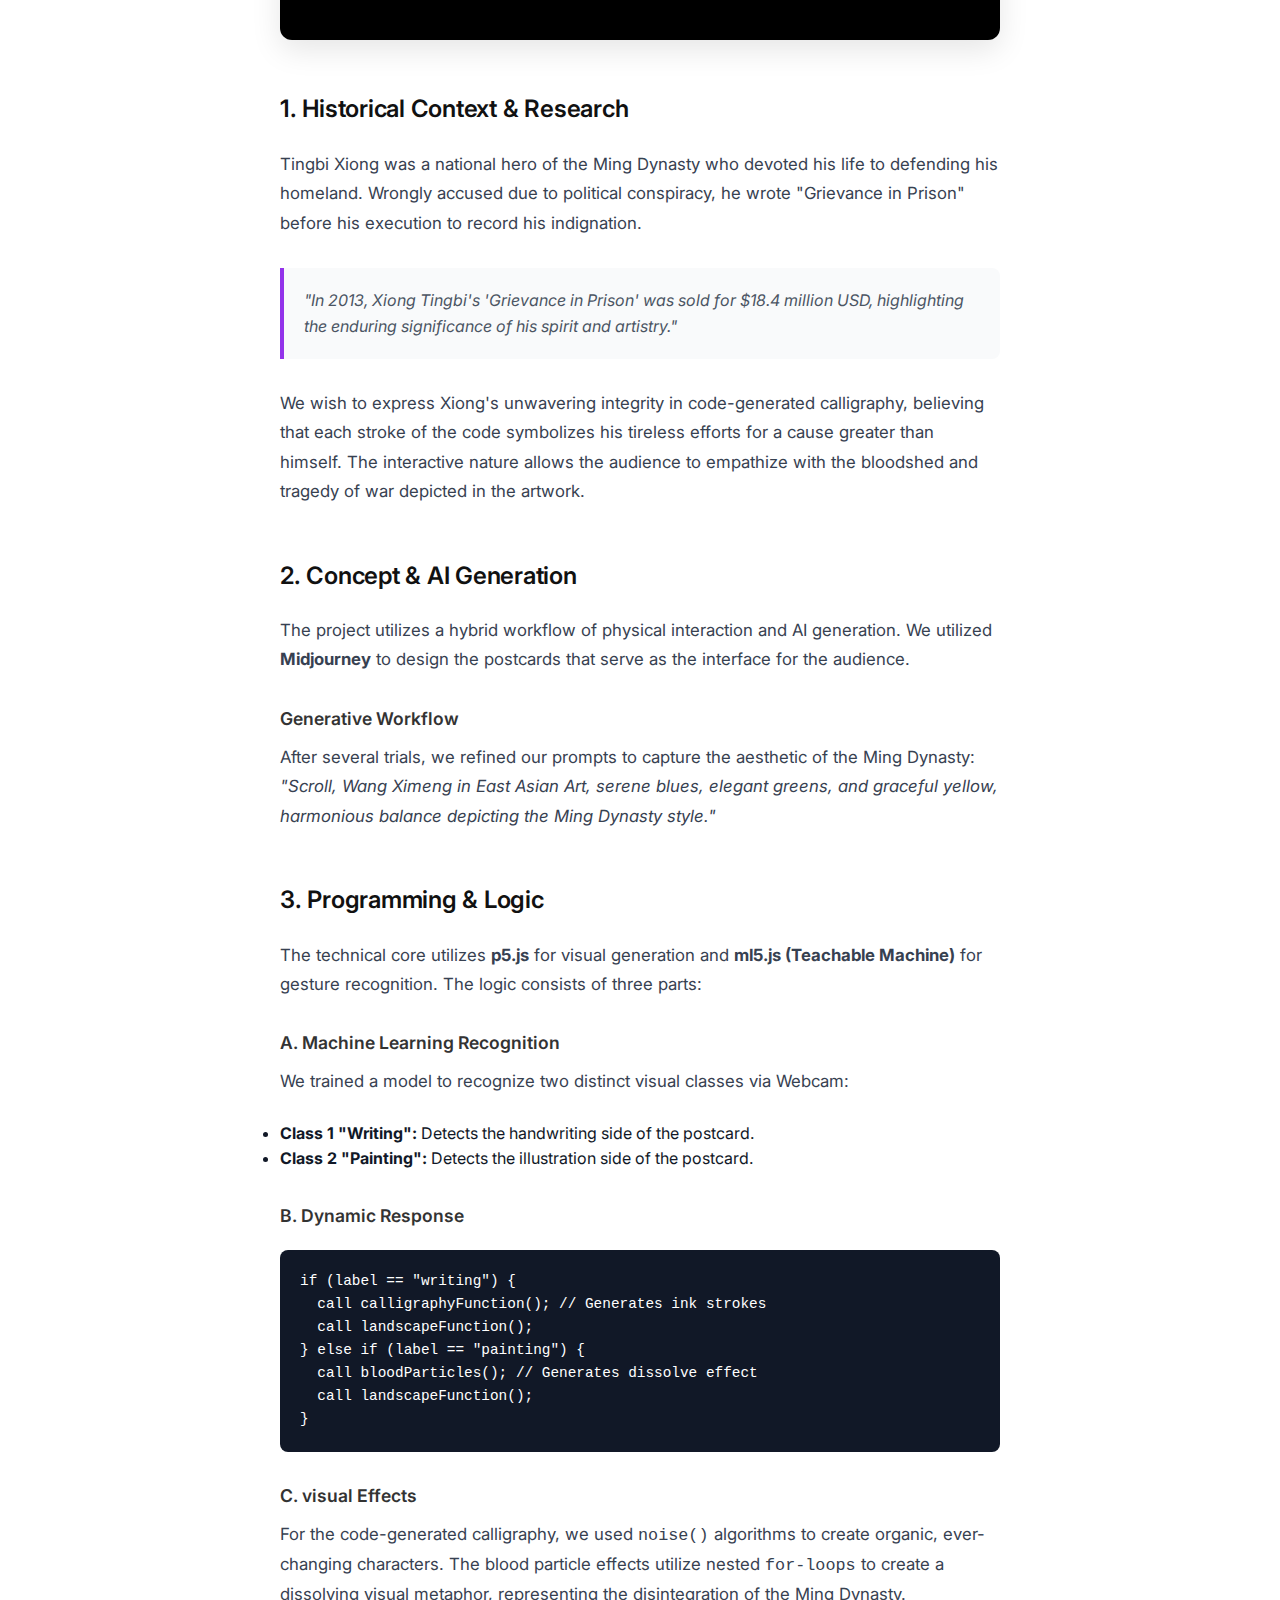
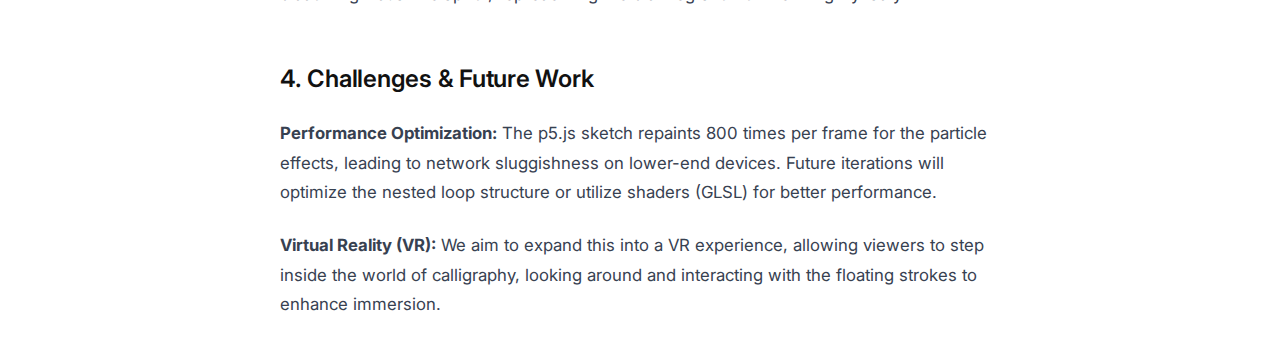
<file: project-detail-4.html>
<!DOCTYPE html>
<html lang="en">
<head>
    <meta charset="UTF-8">
    <meta name="viewport" content="width=device-width, initial-scale=1.0">
    <title>Generative Calligraphy: Grievance - Katrien Han</title>
    
    <link href="style.css" rel="stylesheet" />
    <link href="https://fonts.googleapis.com/css2?family=Inter:wght@300;400;500;600;700&display=swap" rel="stylesheet">

    <style>
        /* --- PAGE SPECIFIC STYLES (Consistent Layout) --- */
        body {
            padding-bottom: 100px;
            background-color: #fff;
        }

        /* Navigation */
        .top-nav {
            margin-bottom: 40px;
            padding: 20px 0;
        }
        .back-link {
            text-decoration: none;
            color: #6b7280;
            font-weight: 500;
            font-size: 0.9rem;
            display: inline-flex;
            align-items: center;
            gap: 5px;
            transition: color 0.2s;
        }
        .back-link:hover {
            color: #111;
        }

        /* Header Area */
        .project-header {
            margin-bottom: 50px;
            border-bottom: 1px solid #f3f4f6;
            padding-bottom: 40px;
        }
        .project-category {
            font-size: 0.85rem;
            color: #9333ea; /* Purple accent */
            font-weight: 600;
            text-transform: uppercase;
            letter-spacing: 0.05em;
            margin-bottom: 10px;
            display: block;
        }
        h1 {
            font-size: 2.2rem;
            font-weight: 700;
            color: #111;
            margin-bottom: 20px;
            line-height: 1.2;
            letter-spacing: -0.02em;
        }

        /* Meta Data Grid */
        .project-meta {
            display: grid;
            grid-template-columns: repeat(auto-fit, minmax(150px, 1fr));
            gap: 20px;
            margin-bottom: 30px;
        }
        .meta-item strong {
            color: #111;
            display: block;
            font-size: 0.85rem;
            margin-bottom: 4px;
        }
        .meta-item span {
            color: #6b7280;
            font-size: 0.9rem;
        }

        /* Action Buttons */
        .project-links {
            display: flex;
            gap: 10px;
            margin-top: 20px;
        }
        .link-btn {
            text-decoration: none;
            padding: 8px 16px;
            border: 1px solid #e5e7eb;
            border-radius: 6px;
            color: #374151;
            font-size: 0.9rem;
            font-weight: 500;
            transition: all 0.2s;
            display: flex;
            align-items: center;
            gap: 6px;
        }
        .link-btn:hover {
            border-color: #9333ea;
            color: #9333ea;
            background: #faf5ff;
        }

        /* Main Content Layout */
        .content-wrapper {
            max-width: 720px; /* Optimal reading width */
            margin: 0 auto;
        }

        .hero-image {
            width: 100%;
            height: auto;
            border-radius: 12px;
            margin-bottom: 50px;
            box-shadow: 0 10px 30px rgba(0,0,0,0.08);
            border: 1px solid #f3f4f6;
        }

        /* Typography */
        h2 {
            font-size: 1.5rem;
            font-weight: 600;
            margin-top: 50px;
            margin-bottom: 20px;
            color: #111;
            letter-spacing: -0.01em;
        }
        
        h3 {
            font-size: 1.1rem;
            font-weight: 600;
            margin-top: 30px;
            margin-bottom: 10px;
            color: #333;
        }

        p {
            margin-bottom: 24px;
            line-height: 1.75;
            color: #374151;
            font-size: 1.05rem;
        }

        blockquote {
            border-left: 4px solid #9333ea;
            padding-left: 20px;
            margin: 30px 0;
            font-style: italic;
            color: #4b5563;
            background: #f9fafb;
            padding: 20px;
            border-radius: 0 8px 8px 0;
        }

        /* Video Container */
        .video-container {
            position: relative;
            padding-bottom: 56.25%; /* 16:9 */
            height: 0;
            overflow: hidden;
            border-radius: 12px;
            margin: 40px 0;
            background: #000;
            box-shadow: 0 10px 30px rgba(0,0,0,0.1);
        }
        .video-container iframe {
            position: absolute;
            top: 0;
            left: 0;
            width: 100%;
            height: 100%;
        }

        /* Process Gallery */
        .image-gallery {
            display: grid;
            grid-template-columns: 1fr 1fr;
            gap: 20px;
            margin: 40px 0;
        }
        .image-gallery figure {
            margin: 0;
        }
        .image-gallery img {
            width: 100%;
            border-radius: 8px;
            border: 1px solid #eee;
            height: 200px;
            object-fit: cover;
        }
        .image-gallery figcaption {
            font-size: 0.85rem;
            color: #6b7280;
            margin-top: 8px;
            text-align: center;
        }

        /* Code Block Style */
        .tech-block {
            background: #111827;
            color: #fff;
            padding: 20px;
            border-radius: 8px;
            font-family: monospace;
            font-size: 0.9rem;
            margin: 20px 0;
        }
    </style>
</head>
<body>

    <main>
        <div style="max-width: 900px; margin: 0 auto; padding: 0 20px;">
            
            <nav class="top-nav">
                <a href="index.html" class="back-link">
                    <span>&larr;</span> Back to Portfolio
                </a>
            </nav>

            <header class="project-header">
                <span class="project-category">Interactive Art • Machine Learning</span>
                <h1>Generative Calligraphy: "Grievance"</h1>
                
                <div class="project-meta">
                    <div class="meta-item">
                        <strong>Timeline</strong>
                        <span>2023.08</span>
                    </div>
                    <div class="meta-item">
                        <strong>Tech Stack</strong>
                        <span>p5.js, ml5.js, Midjourney, Gen-2</span>
                    </div>
                    <div class="meta-item">
                        <strong>Role</strong>
                        <span>Creative Technologist</span>
                    </div>
                </div>

                <div class="project-links">
                    <a href="https://drive.google.com/file/d/1RG44nDRfnZWLuFpjnlnI5hsV9XL_LF7_/view?usp=sharing" target="_blank" class="link-btn">
                        <svg width="16" height="16" viewBox="0 0 24 24" fill="none" stroke="currentColor" stroke-width="2"><path d="M9 19c-5 1.5-5-2.5-7-3m14 6v-3.87a3.37 3.37 0 0 0-.94-2.61c3.14-.35 6.44-1.54 6.44-7A5.44 5.44 0 0 0 20 4.77 5.07 5.07 0 0 0 19.91 1S18.73.65 16 2.48a13.38 13.38 0 0 0-7 0C6.27.65 5.09 1 5.09 1A5.07 5.07 0 0 0 5 4.77a5.44 5.44 0 0 0-1.5 3.78c0 5.42 3.3 6.61 6.44 7A3.37 3.37 0 0 0 9 18.13V22"/></svg>
                        View Code
                    </a>
                    <a href="https://youtu.be/zOouxhLxqgA" target="_blank" class="link-btn">
                        <svg width="16" height="16" viewBox="0 0 24 24" fill="none" stroke="currentColor" stroke-width="2"><polygon points="5 3 19 12 5 21 5 3"/></svg>
                        Watch Prototype
                    </a>
                </div>
            </header>

            <article class="content-wrapper">
                
                <img src="project4_image.jpg" alt="Grievance Interactive Installation" class="hero-image">

                <h2>Overview</h2>
                <p>
                    This interactive project draws inspiration from the calligraphy artwork <em>"Grievance in Prison (七恸歌)"</em> by the renowned Chinese general, <strong>Tingbi Xiong (1569-1625)</strong>. The project transforms traditional calligraphy into a dynamic experience, where audiences write verses on AI-designed postcards. These actions trigger a WebCam classification system, generating real-time ink paintings and visual effects that reflect the historical suffering and unfulfilled aspirations of the Ming Dynasty era.
                </p>

                <div class="video-container">
                    <iframe src="https://www.youtube.com/embed/zOouxhLxqgA" title="Project Demo" frameborder="0" allow="accelerometer; autoplay; clipboard-write; encrypted-media; gyroscope; picture-in-picture" allowfullscreen></iframe>
                </div>

                <h2>1. Historical Context & Research</h2>
                <p>
                    Tingbi Xiong was a national hero of the Ming Dynasty who devoted his life to defending his homeland. Wrongly accused due to political conspiracy, he wrote "Grievance in Prison" before his execution to record his indignation. 
                </p>
                <blockquote>
                    "In 2013, Xiong Tingbi's 'Grievance in Prison' was sold for $18.4 million USD, highlighting the enduring significance of his spirit and artistry."
                </blockquote>
                <p>
                    We wish to express Xiong's unwavering integrity in code-generated calligraphy, believing that each stroke of the code symbolizes his tireless efforts for a cause greater than himself. The interactive nature allows the audience to empathize with the bloodshed and tragedy of war depicted in the artwork.
                </p>

                 <h2>2. Concept & AI Generation</h2>
                <p>
                    The project utilizes a hybrid workflow of physical interaction and AI generation. We utilized <strong>Midjourney</strong> to design the postcards that serve as the interface for the audience.
                </p>
                <h3>Generative Workflow</h3>
                <p>
                    After several trials, we refined our prompts to capture the aesthetic of the Ming Dynasty:
                    <br><em>"Scroll, Wang Ximeng in East Asian Art, serene blues, elegant greens, and graceful yellow, harmonious balance depicting the Ming Dynasty style."</em>
                </p>
                
    

                <h2>3. Programming & Logic</h2>
                <p>
                    The technical core utilizes <strong>p5.js</strong> for visual generation and <strong>ml5.js (Teachable Machine)</strong> for gesture recognition. The logic consists of three parts:
                </p>

                <h3>A. Machine Learning Recognition</h3>
                <p>
                    We trained a model to recognize two distinct visual classes via Webcam:
                </p>
                <ul>
                    <li><strong>Class 1 "Writing":</strong> Detects the handwriting side of the postcard.</li>
                    <li><strong>Class 2 "Painting":</strong> Detects the illustration side of the postcard.</li>
                </ul>

                <h3>B. Dynamic Response</h3>
                <div class="tech-block">
                    if (label == "writing") {<br>
                    &nbsp;&nbsp;call calligraphyFunction(); // Generates ink strokes<br>
                    &nbsp;&nbsp;call landscapeFunction();<br>
                    } else if (label == "painting") {<br>
                    &nbsp;&nbsp;call bloodParticles(); // Generates dissolve effect<br>
                    &nbsp;&nbsp;call landscapeFunction();<br>
                    }
                </div>

                <h3>C. visual Effects</h3>
                <p>
                    For the code-generated calligraphy, we used <code>noise()</code> algorithms to create organic, ever-changing characters. The blood particle effects utilize nested <code>for-loops</code> to create a dissolving visual metaphor, representing the disintegration of the Ming Dynasty.
                </p>

                <h2>4. Challenges & Future Work</h2>
                <p>
                    <strong>Performance Optimization:</strong> The p5.js sketch repaints 800 times per frame for the particle effects, leading to network sluggishness on lower-end devices. Future iterations will optimize the nested loop structure or utilize shaders (GLSL) for better performance.
                </p>
                <p>
                    <strong>Virtual Reality (VR):</strong> We aim to expand this into a VR experience, allowing viewers to step inside the world of calligraphy, looking around and interacting with the floating strokes to enhance immersion.
                </p>

            </article>

        </div>
    </main>

</body>
</html>
</file>
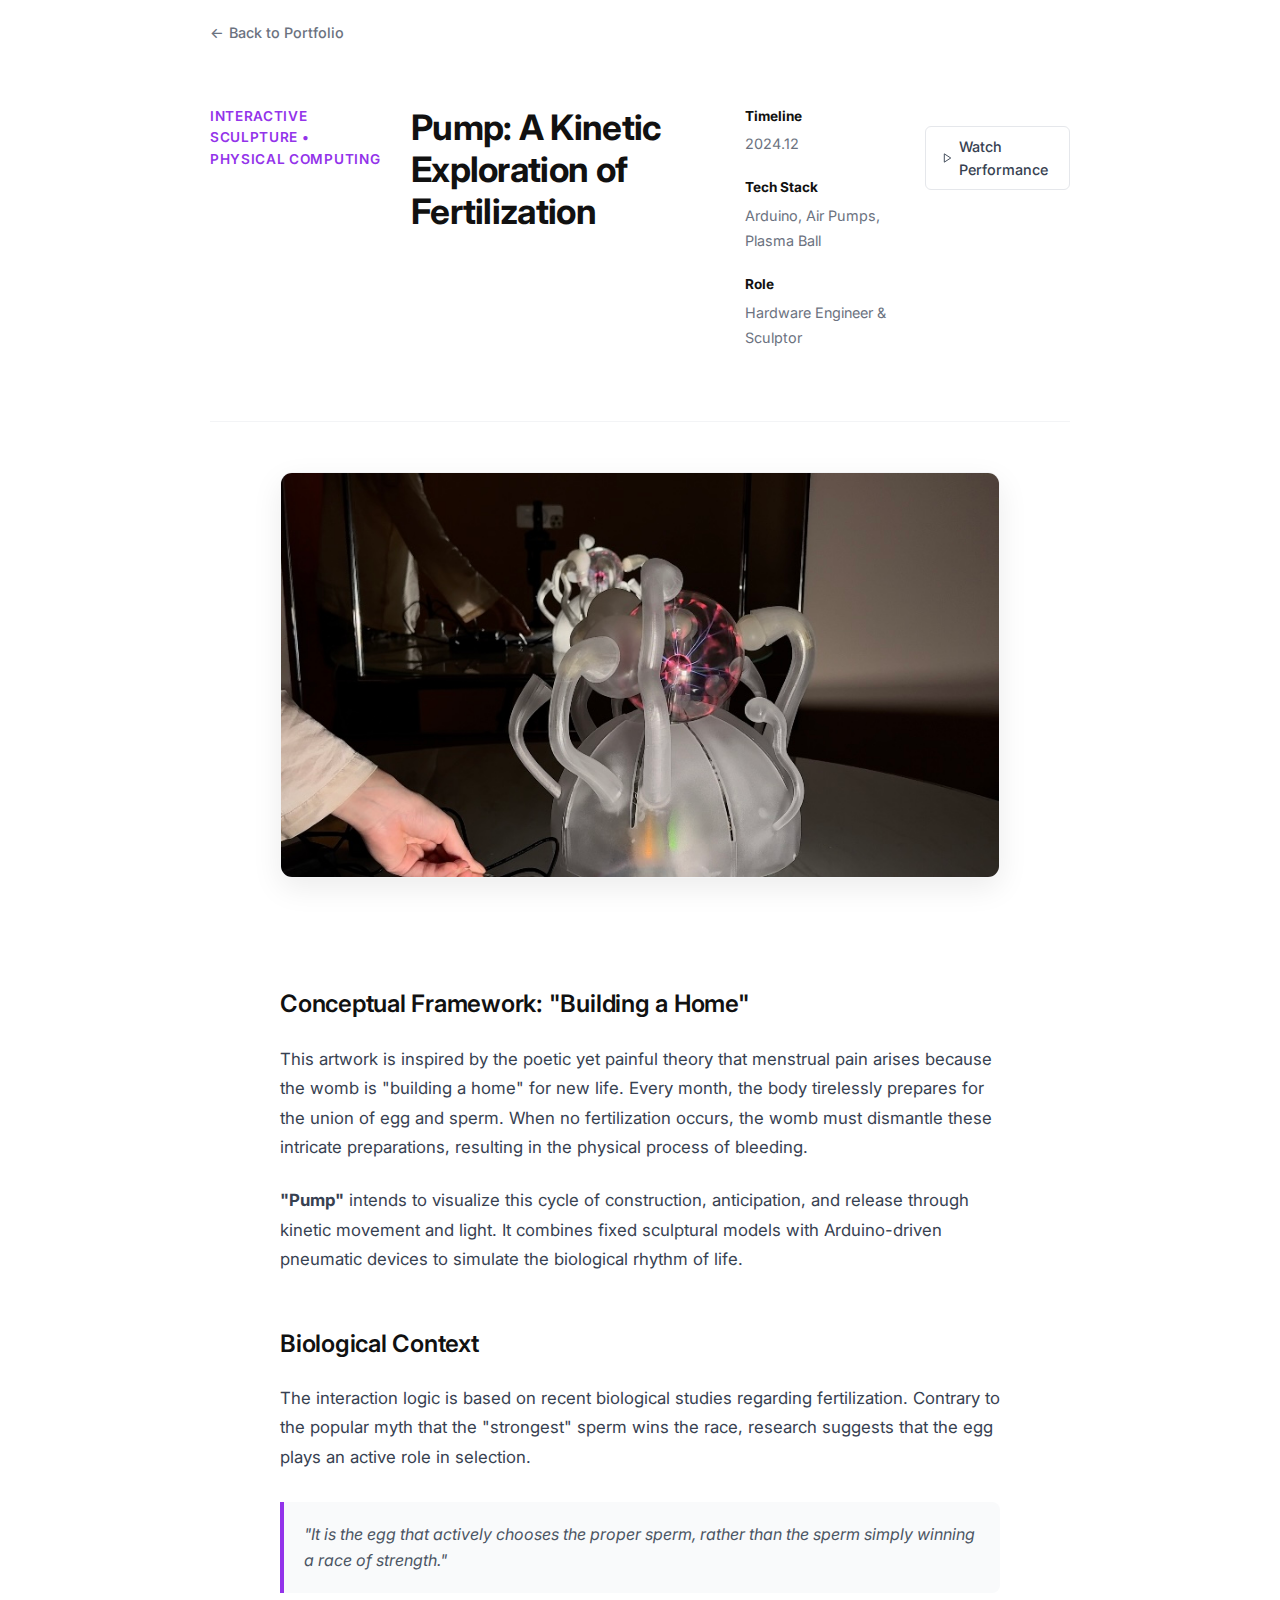
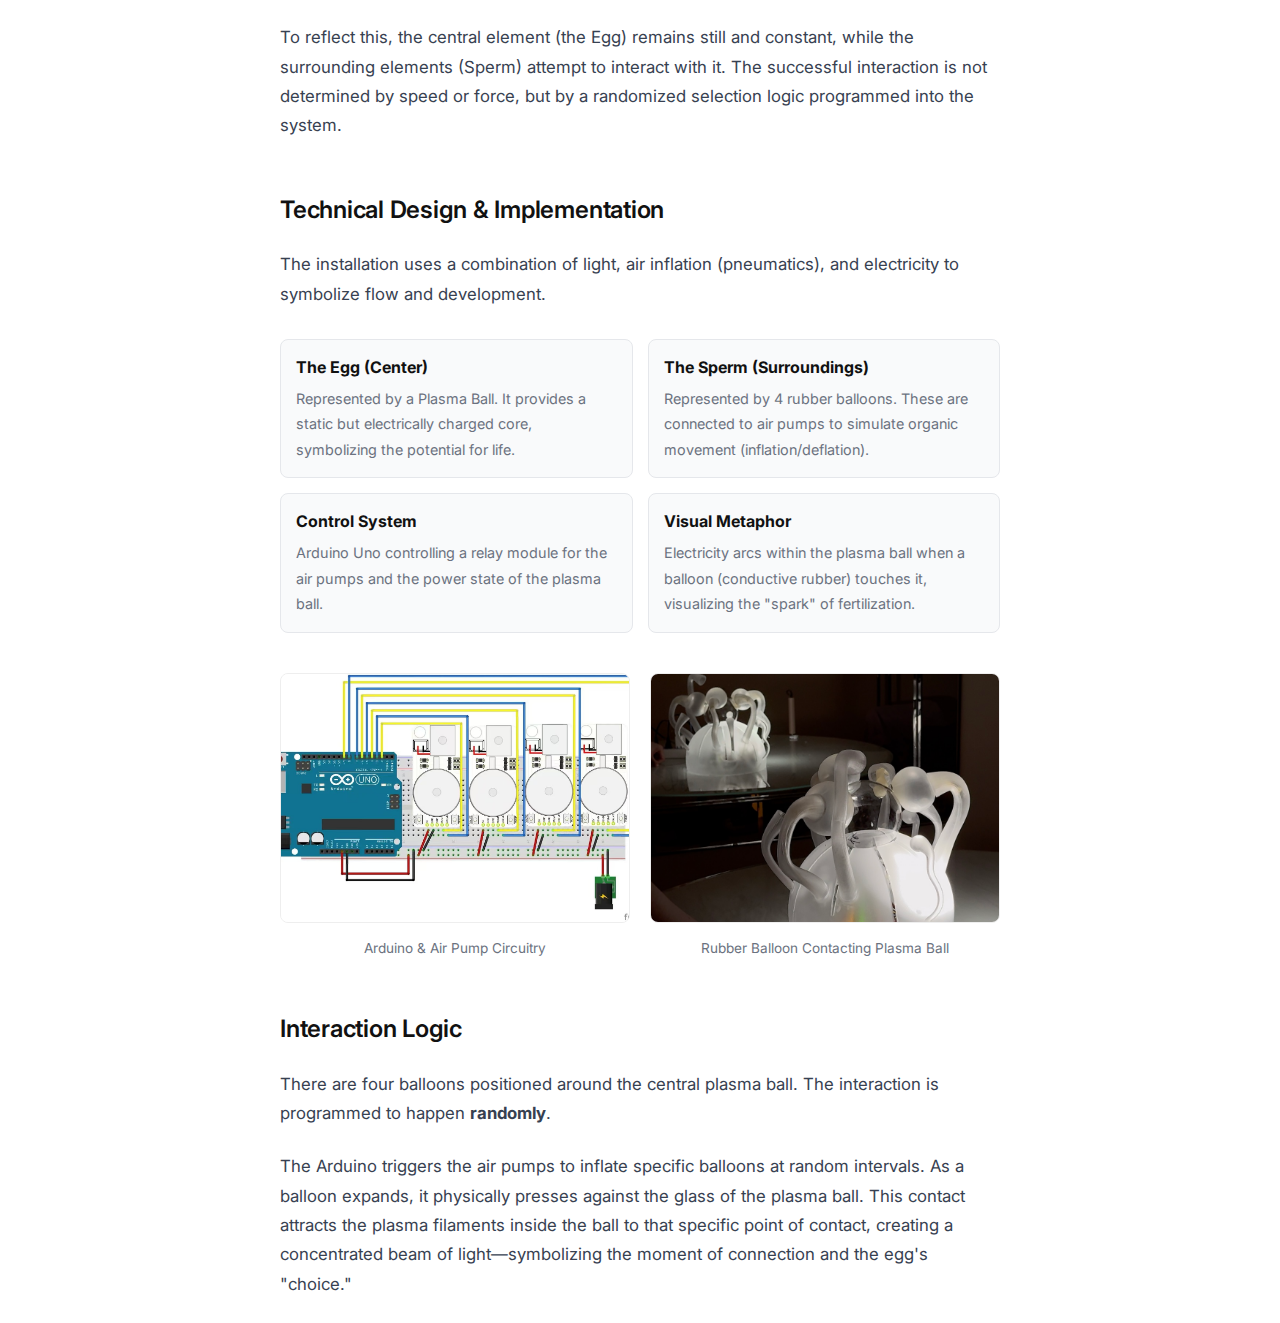
<file: project-detail-5.html>
<!DOCTYPE html>
<html lang="en">
<head>
    <meta charset="UTF-8">
    <meta name="viewport" content="width=device-width, initial-scale=1.0">
    <title>Interactive Sculpture "Pump" - Katrien Han</title>
    
    <link href="style.css" rel="stylesheet" />
    <link href="https://fonts.googleapis.com/css2?family=Inter:wght@300;400;500;600;700&display=swap" rel="stylesheet">

    <style>
        /* --- PAGE SPECIFIC STYLES (Consistent Layout) --- */
        body {
            padding-bottom: 100px;
            background-color: #fff;
        }

        /* Navigation */
        .top-nav {
            margin-bottom: 40px;
            padding: 20px 0;
        }
        .back-link {
            text-decoration: none;
            color: #6b7280;
            font-weight: 500;
            font-size: 0.9rem;
            display: inline-flex;
            align-items: center;
            gap: 5px;
            transition: color 0.2s;
        }
        .back-link:hover {
            color: #111;
        }

        /* Header Area */
        .project-header {
            margin-bottom: 50px;
            border-bottom: 1px solid #f3f4f6;
            padding-bottom: 40px;
        }
        .project-category {
            font-size: 0.85rem;
            color: #9333ea; /* Purple accent */
            font-weight: 600;
            text-transform: uppercase;
            letter-spacing: 0.05em;
            margin-bottom: 10px;
            display: block;
        }
        h1 {
            font-size: 2.2rem;
            font-weight: 700;
            color: #111;
            margin-bottom: 20px;
            line-height: 1.2;
            letter-spacing: -0.02em;
        }

        /* Meta Data Grid */
        .project-meta {
            display: grid;
            grid-template-columns: repeat(auto-fit, minmax(150px, 1fr));
            gap: 20px;
            margin-bottom: 30px;
        }
        .meta-item strong {
            color: #111;
            display: block;
            font-size: 0.85rem;
            margin-bottom: 4px;
        }
        .meta-item span {
            color: #6b7280;
            font-size: 0.9rem;
        }

        /* Action Buttons */
        .project-links {
            display: flex;
            gap: 10px;
            margin-top: 20px;
        }
        .link-btn {
            text-decoration: none;
            padding: 8px 16px;
            border: 1px solid #e5e7eb;
            border-radius: 6px;
            color: #374151;
            font-size: 0.9rem;
            font-weight: 500;
            transition: all 0.2s;
            display: flex;
            align-items: center;
            gap: 6px;
        }
        .link-btn:hover {
            border-color: #9333ea;
            color: #9333ea;
            background: #faf5ff;
        }

        /* Main Content Layout */
        .content-wrapper {
            max-width: 720px; /* Optimal reading width */
            margin: 0 auto;
        }

        .hero-image {
            width: 100%;
            height: auto;
            border-radius: 12px;
            margin-bottom: 50px;
            box-shadow: 0 10px 30px rgba(0,0,0,0.08);
            border: 1px solid #f3f4f6;
        }

        /* Typography */
        h2 {
            font-size: 1.5rem;
            font-weight: 600;
            margin-top: 50px;
            margin-bottom: 20px;
            color: #111;
            letter-spacing: -0.01em;
        }
        
        p {
            margin-bottom: 24px;
            line-height: 1.75;
            color: #374151;
            font-size: 1.05rem;
        }

        /* Quote Style */
        blockquote {
            border-left: 4px solid #9333ea;
            padding-left: 20px;
            margin: 30px 0;
            font-style: italic;
            color: #4b5563;
            background: #f9fafb;
            padding: 20px;
            border-radius: 0 8px 8px 0;
        }

        /* Component List */
        .component-list {
            display: grid;
            grid-template-columns: 1fr 1fr;
            gap: 15px;
            margin: 30px 0;
        }
        .component-item {
            background: #f9fafb;
            padding: 15px;
            border-radius: 8px;
            border: 1px solid #e5e7eb;
        }
        .component-item strong {
            display: block;
            color: #111;
            margin-bottom: 5px;
        }
        .component-item span {
            font-size: 0.9rem;
            color: #6b7280;
        }

        /* Diagram/Gallery */
        .image-gallery {
            display: grid;
            grid-template-columns: 1fr 1fr;
            gap: 20px;
            margin: 40px 0;
        }
        .image-gallery figure {
            margin: 0;
        }
        .image-gallery img {
            width: 100%;
            border-radius: 8px;
            border: 1px solid #eee;
            height: 250px;
            object-fit: cover;
        }
        .image-gallery figcaption {
            font-size: 0.85rem;
            color: #6b7280;
            margin-top: 8px;
            text-align: center;
        }

    </style>
</head>
<body>

    <main>
        <div style="max-width: 900px; margin: 0 auto; padding: 0 20px;">
            
            <nav class="top-nav">
                <a href="index.html" class="back-link">
                    <span>&larr;</span> Back to Portfolio
                </a>
            </nav>

            <header class="project-header">
                <span class="project-category">Interactive Sculpture • Physical Computing</span>
                <h1>Pump: A Kinetic Exploration of Fertilization</h1>
                
                <div class="project-meta">
                    <div class="meta-item">
                        <strong>Timeline</strong>
                        <span>2024.12</span>
                    </div>
                    <div class="meta-item">
                        <strong>Tech Stack</strong>
                        <span>Arduino, Air Pumps, Plasma Ball</span>
                    </div>
                    <div class="meta-item">
                        <strong>Role</strong>
                        <span>Hardware Engineer & Sculptor</span>
                    </div>
                </div>

                <div class="project-links">
                    <a href="#" class="link-btn">
                        <svg width="16" height="16" viewBox="0 0 24 24" fill="none" stroke="currentColor" stroke-width="2"><polygon points="5 3 19 12 5 21 5 3"/></svg>
                        Watch Performance
                    </a>
                </div>
            </header>

            <article class="content-wrapper">
                
                <img src="project5_image.jpg" alt="Pump Interactive Sculpture" class="hero-image">

                <h2>Conceptual Framework: "Building a Home"</h2>
                <p>
                    This artwork is inspired by the poetic yet painful theory that menstrual pain arises because the womb is "building a home" for new life. Every month, the body tirelessly prepares for the union of egg and sperm. When no fertilization occurs, the womb must dismantle these intricate preparations, resulting in the physical process of bleeding.
                </p>
                <p>
                    <strong>"Pump"</strong> intends to visualize this cycle of construction, anticipation, and release through kinetic movement and light. It combines fixed sculptural models with Arduino-driven pneumatic devices to simulate the biological rhythm of life.
                </p>

                <h2>Biological Context</h2>
                <p>
                    The interaction logic is based on recent biological studies regarding fertilization. Contrary to the popular myth that the "strongest" sperm wins the race, research suggests that the egg plays an active role in selection.
                </p>
                <blockquote>
                    "It is the egg that actively chooses the proper sperm, rather than the sperm simply winning a race of strength."
                </blockquote>
                <p>
                    To reflect this, the central element (the Egg) remains still and constant, while the surrounding elements (Sperm) attempt to interact with it. The successful interaction is not determined by speed or force, but by a randomized selection logic programmed into the system.
                </p>

                <h2>Technical Design & Implementation</h2>
                <p>
                    The installation uses a combination of light, air inflation (pneumatics), and electricity to symbolize flow and development.
                </p>

                <div class="component-list">
                    <div class="component-item">
                        <strong>The Egg (Center)</strong>
                        <span>Represented by a Plasma Ball. It provides a static but electrically charged core, symbolizing the potential for life.</span>
                    </div>
                    <div class="component-item">
                        <strong>The Sperm (Surroundings)</strong>
                        <span>Represented by 4 rubber balloons. These are connected to air pumps to simulate organic movement (inflation/deflation).</span>
                    </div>
                    <div class="component-item">
                        <strong>Control System</strong>
                        <span>Arduino Uno controlling a relay module for the air pumps and the power state of the plasma ball.</span>
                    </div>
                    <div class="component-item">
                        <strong>Visual Metaphor</strong>
                        <span>Electricity arcs within the plasma ball when a balloon (conductive rubber) touches it, visualizing the "spark" of fertilization.</span>
                    </div>
                </div>

                <div class="image-gallery">
                    <figure>
                         <img src="Arduino.JPG" alt="Pneumatic Mechanism">
                        <figcaption>Arduino & Air Pump Circuitry</figcaption>
                    </figure>
                    <figure>
                         <img src="Installation.JPG" alt="Interaction Detail">
                        <figcaption>Rubber Balloon Contacting Plasma Ball</figcaption>
                    </figure>
                </div>

                <h2>Interaction Logic</h2>
                <p>
                    There are four balloons positioned around the central plasma ball. The interaction is programmed to happen <strong>randomly</strong>.
                </p>
                <p>
                    The Arduino triggers the air pumps to inflate specific balloons at random intervals. As a balloon expands, it physically presses against the glass of the plasma ball. This contact attracts the plasma filaments inside the ball to that specific point of contact, creating a concentrated beam of light—symbolizing the moment of connection and the egg's "choice."
                </p>

            </article>

        </div>
    </main>

</body>
</html>
</file>
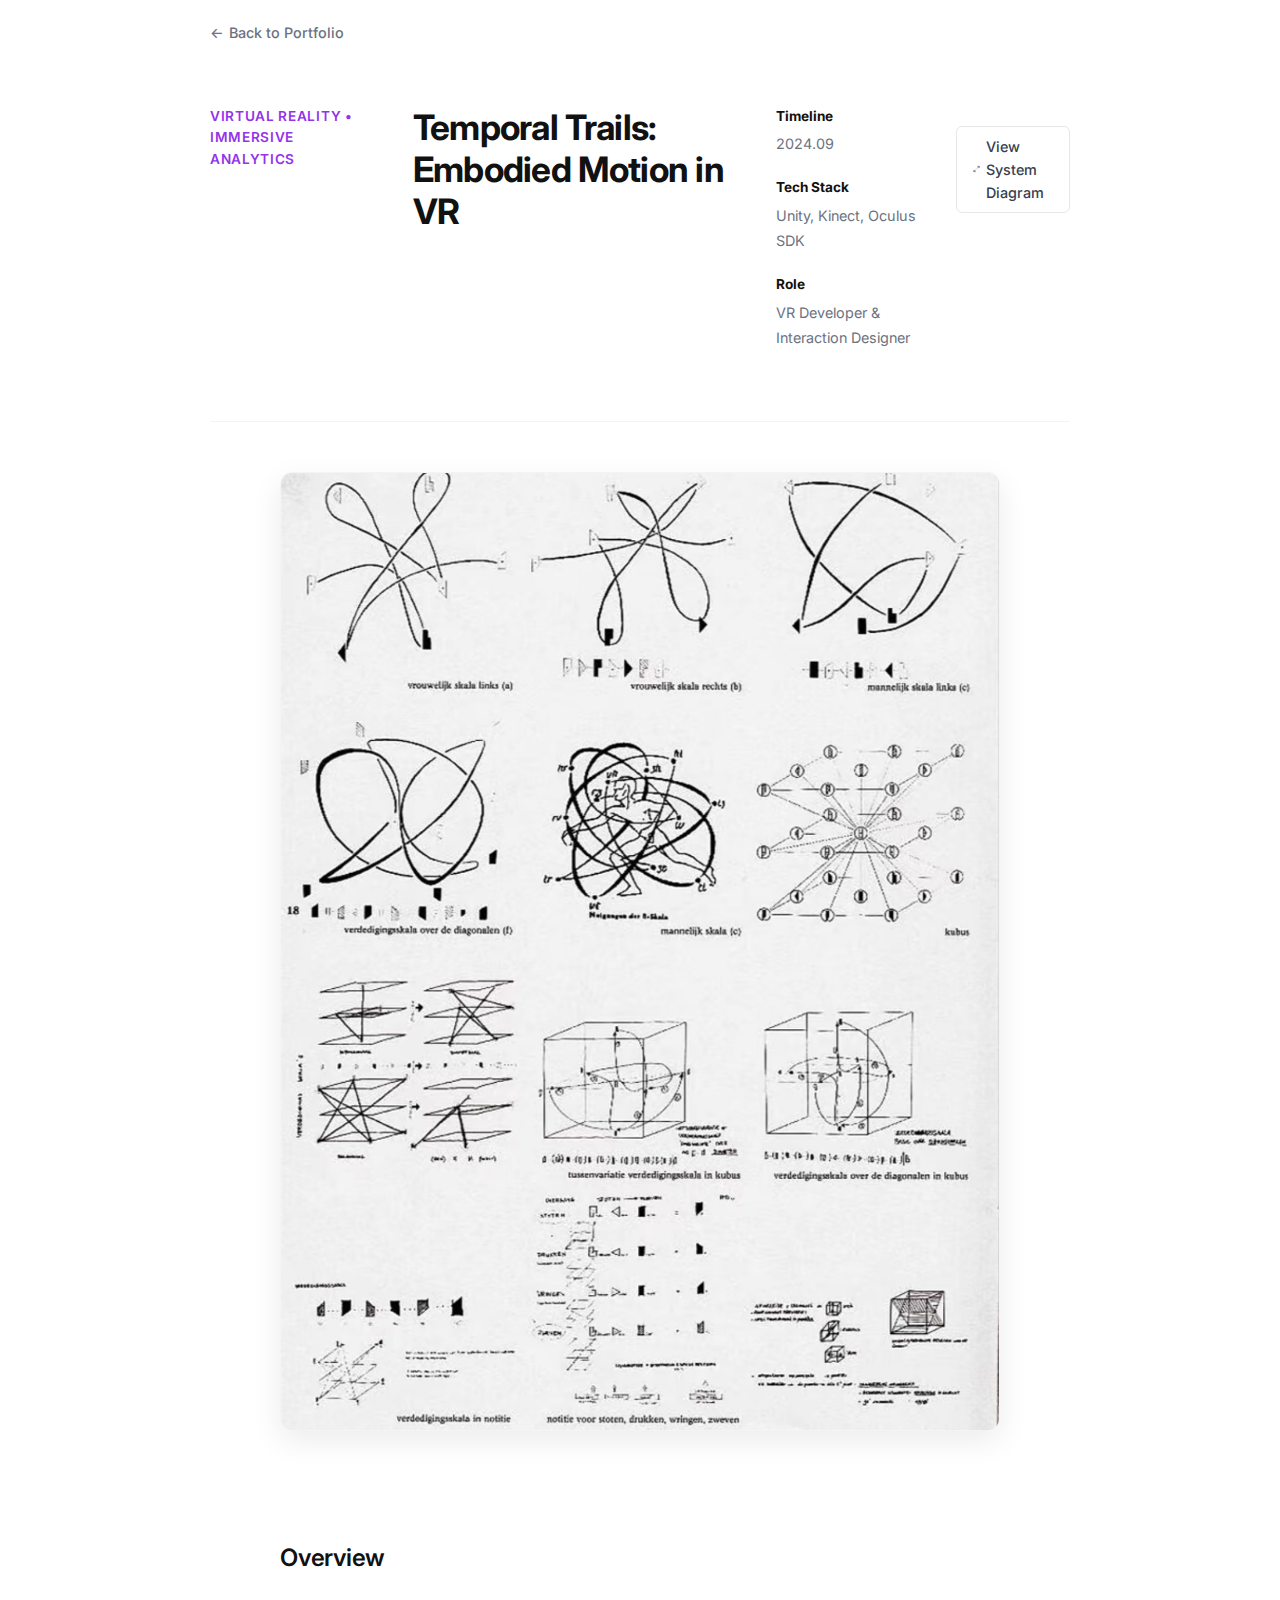
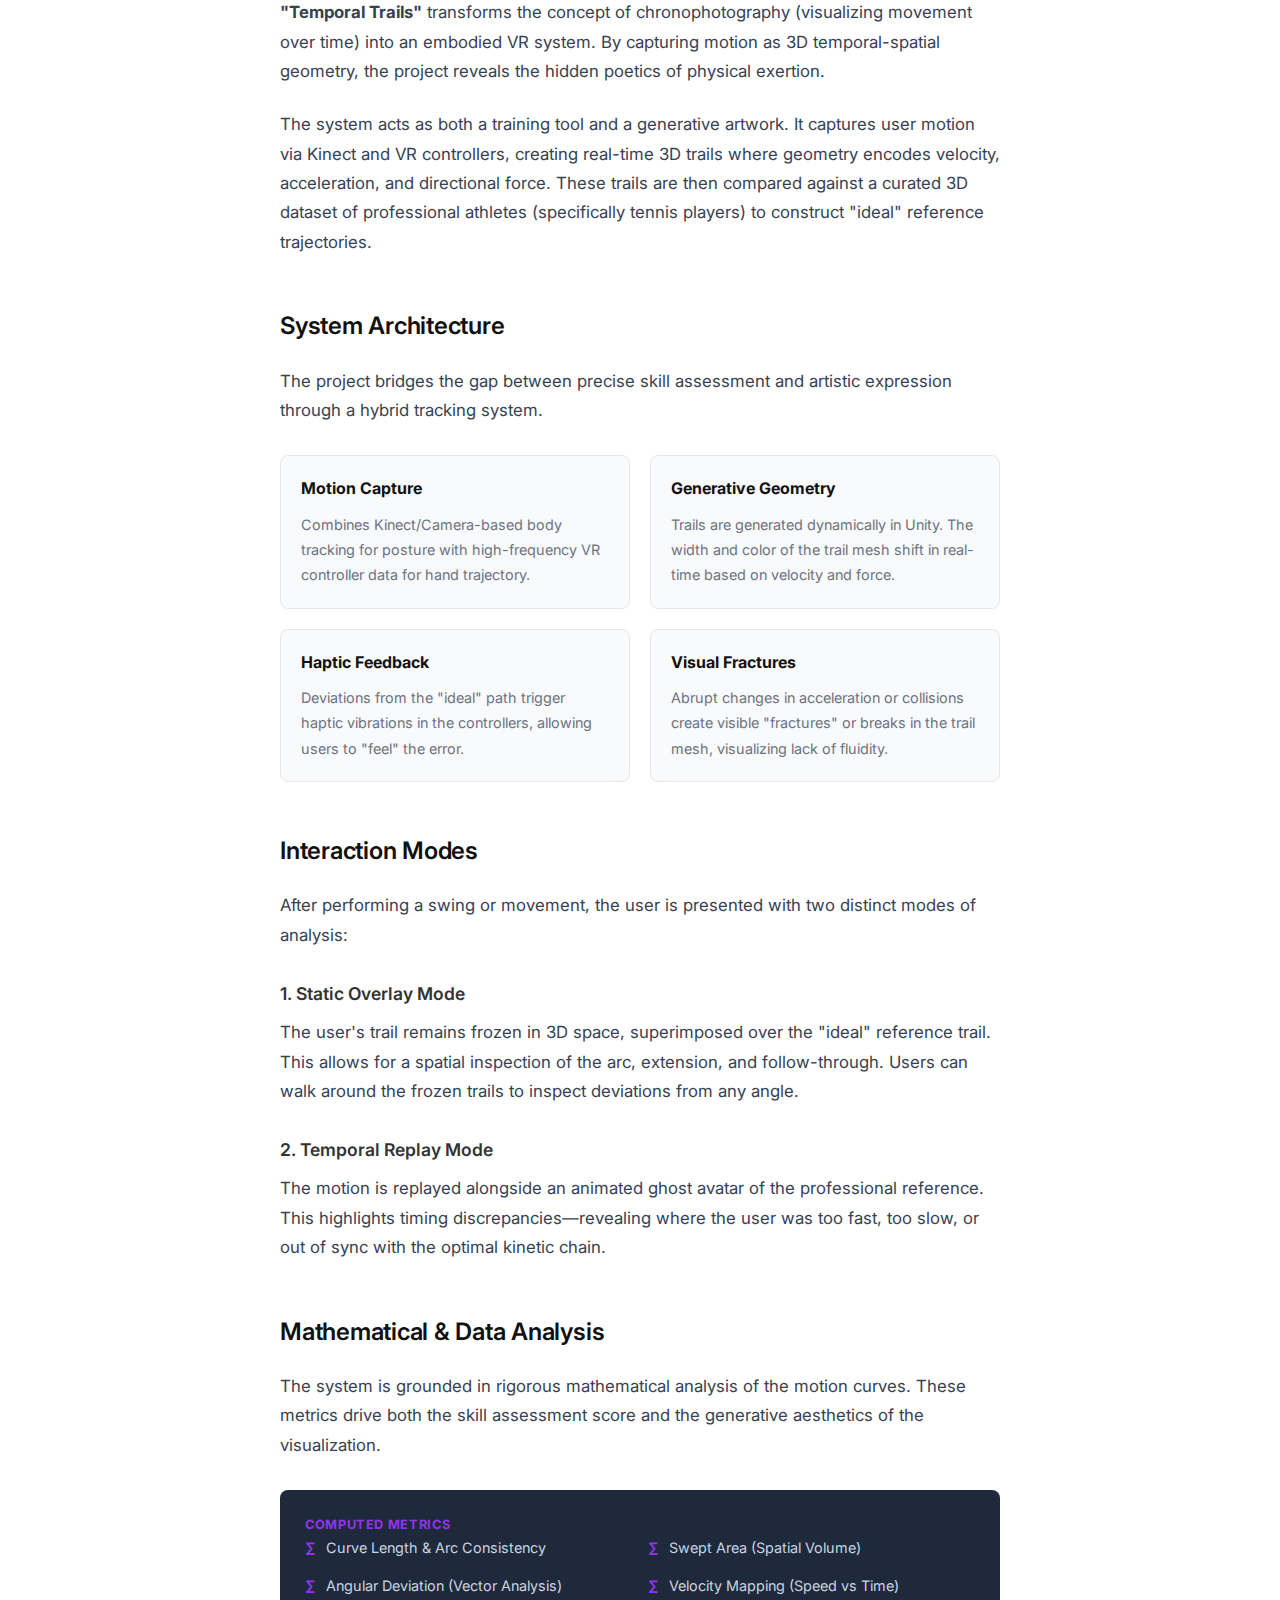
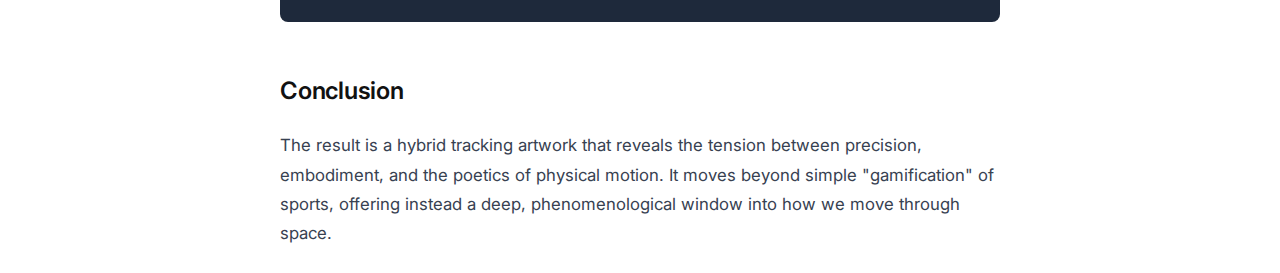
<file: project-detail-6.html>
<!DOCTYPE html>
<html lang="en">
<head>
    <meta charset="UTF-8">
    <meta name="viewport" content="width=device-width, initial-scale=1.0">
    <title>Temporal Trails: VR Motion - Katrien Han</title>
    
    <!-- Re-use your main style -->
    <link href="style.css" rel="stylesheet" />
    <link href="https://fonts.googleapis.com/css2?family=Inter:wght@300;400;500;600;700&display=swap" rel="stylesheet">

    <style>
        /* --- PAGE SPECIFIC STYLES (Consistent Layout) --- */
        body {
            padding-bottom: 100px;
            background-color: #fff;
        }

        /* Navigation */
        .top-nav {
            margin-bottom: 40px;
            padding: 20px 0;
        }
        .back-link {
            text-decoration: none;
            color: #6b7280;
            font-weight: 500;
            font-size: 0.9rem;
            display: inline-flex;
            align-items: center;
            gap: 5px;
            transition: color 0.2s;
        }
        .back-link:hover {
            color: #111;
        }

        /* Header Area */
        .project-header {
            margin-bottom: 50px;
            border-bottom: 1px solid #f3f4f6;
            padding-bottom: 40px;
        }
        .project-category {
            font-size: 0.85rem;
            color: #9333ea; /* Purple accent */
            font-weight: 600;
            text-transform: uppercase;
            letter-spacing: 0.05em;
            margin-bottom: 10px;
            display: block;
        }
        h1 {
            font-size: 2.2rem;
            font-weight: 700;
            color: #111;
            margin-bottom: 20px;
            line-height: 1.2;
            letter-spacing: -0.02em;
        }

        /* Meta Data Grid */
        .project-meta {
            display: grid;
            grid-template-columns: repeat(auto-fit, minmax(150px, 1fr));
            gap: 20px;
            margin-bottom: 30px;
        }
        .meta-item strong {
            color: #111;
            display: block;
            font-size: 0.85rem;
            margin-bottom: 4px;
        }
        .meta-item span {
            color: #6b7280;
            font-size: 0.9rem;
        }

        /* Action Buttons */
        .project-links {
            display: flex;
            gap: 10px;
            margin-top: 20px;
        }
        .link-btn {
            text-decoration: none;
            padding: 8px 16px;
            border: 1px solid #e5e7eb;
            border-radius: 6px;
            color: #374151;
            font-size: 0.9rem;
            font-weight: 500;
            transition: all 0.2s;
            display: flex;
            align-items: center;
            gap: 6px;
        }
        .link-btn:hover {
            border-color: #9333ea;
            color: #9333ea;
            background: #faf5ff;
        }

        /* Main Content Layout */
        .content-wrapper {
            max-width: 720px; /* Optimal reading width */
            margin: 0 auto;
        }

        .hero-image {
            width: 100%;
            height: auto;
            border-radius: 12px;
            margin-bottom: 50px;
            box-shadow: 0 10px 30px rgba(0,0,0,0.08);
            border: 1px solid #f3f4f6;
        }

        /* Typography */
        h2 {
            font-size: 1.5rem;
            font-weight: 600;
            margin-top: 50px;
            margin-bottom: 20px;
            color: #111;
            letter-spacing: -0.01em;
        }
        
        h3 {
            font-size: 1.1rem;
            font-weight: 600;
            margin-top: 30px;
            margin-bottom: 10px;
            color: #333;
        }

        p {
            margin-bottom: 24px;
            line-height: 1.75;
            color: #374151;
            font-size: 1.05rem;
        }

        /* Features Grid */
        .features-grid {
            display: grid;
            grid-template-columns: 1fr 1fr;
            gap: 20px;
            margin: 30px 0;
        }
        .feature-card {
            background: #f9fafb;
            padding: 20px;
            border-radius: 8px;
            border: 1px solid #e5e7eb;
        }
        .feature-card h4 {
            margin-top: 0;
            color: #111;
            margin-bottom: 10px;
        }
        .feature-card p {
            font-size: 0.9rem;
            margin-bottom: 0;
            color: #6b7280;
        }

        /* Data/Math Block */
        .math-block {
            background: #1e293b;
            color: #fff;
            padding: 25px;
            border-radius: 8px;
            margin: 30px 0;
        }
        .math-block h4 {
            color: #9333ea;
            margin-top: 0;
            text-transform: uppercase;
            font-size: 0.8rem;
            letter-spacing: 0.05em;
        }
        .math-list {
            list-style: none;
            padding: 0;
            margin: 0;
            display: grid;
            grid-template-columns: 1fr 1fr;
            gap: 15px;
        }
        .math-list li {
            display: flex;
            align-items: center;
            gap: 10px;
            font-size: 0.9rem;
            color: #cbd5e1;
        }
        .math-list li::before {
            content: "∑";
            color: #9333ea;
            font-weight: bold;
        }

    </style>
</head>
<body>

    <main>
        <div style="max-width: 900px; margin: 0 auto; padding: 0 20px;">
            
            <!-- 1. Navigation -->
            <nav class="top-nav">
                <a href="index.html" class="back-link">
                    <span>&larr;</span> Back to Portfolio
                </a>
            </nav>

            <!-- 2. Project Header -->
            <header class="project-header">
                <span class="project-category">Virtual Reality • Immersive Analytics</span>
                <h1>Temporal Trails: Embodied Motion in VR</h1>
                
                <div class="project-meta">
                    <div class="meta-item">
                        <strong>Timeline</strong>
                        <span>2024.09</span>
                    </div>
                    <div class="meta-item">
                        <strong>Tech Stack</strong>
                        <span>Unity, Kinect, Oculus SDK</span>
                    </div>
                    <div class="meta-item">
                        <strong>Role</strong>
                        <span>VR Developer & Interaction Designer</span>
                    </div>
                </div>

                <!-- Project Links -->
                <div class="project-links">
                    <a href="#" class="link-btn">
                        <svg width="16" height="16" viewBox="0 0 24 24" fill="none" stroke="currentColor" stroke-width="2"><path d="M15 3h6v6M9 21H3v-6M21 3l-7 7M3 21l7-7"/></svg>
                        View System Diagram
                    </a>
                </div>
            </header>

            <!-- 3. Main Content Area -->
            <article class="content-wrapper">
                
                <!-- Hero Image -->
                <img src="project6_image.jpg" alt="VR Temporal Trails Visualization" class="hero-image">

                <!-- Overview -->
                <h2>Overview</h2>
                <p>
                    <strong>"Temporal Trails"</strong> transforms the concept of chronophotography (visualizing movement over time) into an embodied VR system. By capturing motion as 3D temporal-spatial geometry, the project reveals the hidden poetics of physical exertion.
                </p>
                <p>
                    The system acts as both a training tool and a generative artwork. It captures user motion via Kinect and VR controllers, creating real-time 3D trails where geometry encodes velocity, acceleration, and directional force. These trails are then compared against a curated 3D dataset of professional athletes (specifically tennis players) to construct "ideal" reference trajectories.
                </p>

                <!-- Technical System -->
                <h2>System Architecture</h2>
                <p>
                    The project bridges the gap between precise skill assessment and artistic expression through a hybrid tracking system.
                </p>

                <div class="features-grid">
                    <div class="feature-card">
                        <h4>Motion Capture</h4>
                        <p>Combines Kinect/Camera-based body tracking for posture with high-frequency VR controller data for hand trajectory.</p>
                    </div>
                    <div class="feature-card">
                        <h4>Generative Geometry</h4>
                        <p>Trails are generated dynamically in Unity. The width and color of the trail mesh shift in real-time based on velocity and force.</p>
                    </div>
                    <div class="feature-card">
                        <h4>Haptic Feedback</h4>
                        <p>Deviations from the "ideal" path trigger haptic vibrations in the controllers, allowing users to "feel" the error.</p>
                    </div>
                    <div class="feature-card">
                        <h4>Visual Fractures</h4>
                        <p>Abrupt changes in acceleration or collisions create visible "fractures" or breaks in the trail mesh, visualizing lack of fluidity.</p>
                    </div>
                </div>

                <!-- Interaction Design -->
                <h2>Interaction Modes</h2>
                <p>
                    After performing a swing or movement, the user is presented with two distinct modes of analysis:
                </p>
                
                <h3>1. Static Overlay Mode</h3>
                <p>
                    The user's trail remains frozen in 3D space, superimposed over the "ideal" reference trail. This allows for a spatial inspection of the arc, extension, and follow-through. Users can walk around the frozen trails to inspect deviations from any angle.
                </p>

                <h3>2. Temporal Replay Mode</h3>
                <p>
                    The motion is replayed alongside an animated ghost avatar of the professional reference. This highlights timing discrepancies—revealing where the user was too fast, too slow, or out of sync with the optimal kinetic chain.
                </p>

                <!-- Mathematical Analysis -->
                <h2>Mathematical & Data Analysis</h2>
                <p>
                    The system is grounded in rigorous mathematical analysis of the motion curves. These metrics drive both the skill assessment score and the generative aesthetics of the visualization.
                </p>

                <div class="math-block">
                    <h4>Computed Metrics</h4>
                    <ul class="math-list">
                        <li>Curve Length & Arc Consistency</li>
                        <li>Swept Area (Spatial Volume)</li>
                        <li>Angular Deviation (Vector Analysis)</li>
                        <li>Velocity Mapping (Speed vs Time)</li>
                    </ul>
                </div>

                <h2>Conclusion</h2>
                <p>
                    The result is a hybrid tracking artwork that reveals the tension between precision, embodiment, and the poetics of physical motion. It moves beyond simple "gamification" of sports, offering instead a deep, phenomenological window into how we move through space.
                </p>

            </article>

        </div>
    </main>

</body>
</html>
</file>
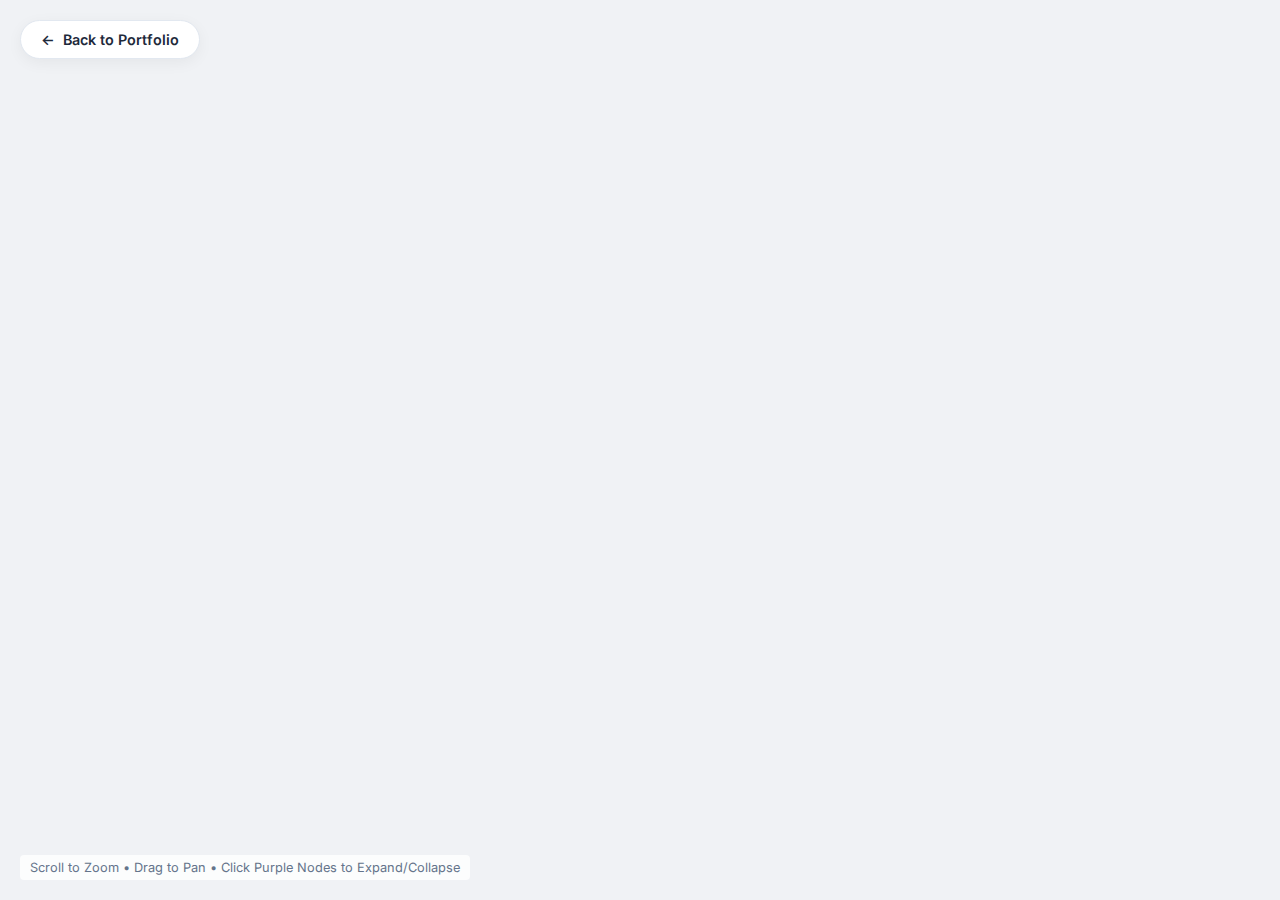
<file: tree.html>
<!DOCTYPE html>
<html lang="en">
<head>
    <meta charset="UTF-8">
    <meta name="viewport" content="width=device-width, initial-scale=1.0">
    <title>Academic Tree - Katrien Han</title>
    
    <script src="https://d3js.org/d3.v7.min.js"></script>
    
    <link href="https://fonts.googleapis.com/css2?family=Inter:wght@300;400;500;600&display=swap" rel="stylesheet">
    
    <style>
        body {
            margin: 0;
            padding: 0;
            font-family: 'Inter', sans-serif;
            background-color: #f0f2f5; /* Soft gray background */
            overflow: hidden; /* Hide scrollbars, we zoom inside */
            width: 100vw;
            height: 100vh;
        }

        /* --- Navigation --- */
        .top-nav {
            position: absolute;
            top: 20px;
            left: 20px;
            z-index: 100;
        }

        .back-btn {
            text-decoration: none;
            color: #1e293b;
            background: white;
            padding: 10px 20px;
            border-radius: 30px;
            box-shadow: 0 4px 15px rgba(0,0,0,0.05);
            font-weight: 600;
            font-size: 0.9rem;
            display: flex;
            align-items: center;
            gap: 8px;
            border: 1px solid #e2e8f0;
            transition: all 0.2s ease;
        }
        .back-btn:hover {
            transform: translateY(-2px);
            box-shadow: 0 6px 20px rgba(0,0,0,0.1);
            color: #9333ea; /* Purple on hover */
            border-color: #9333ea; /* Purple on hover */
        }

        /* --- The Chart Container --- */
        #vis-tree {
            width: 100%;
            height: 100vh;
            cursor: grab;
        }
        #vis-tree:active {
            cursor: grabbing;
        }

        /* --- D3 Elements Styles --- */
        .node circle {
            fill: #fff;
            stroke-width: 2px;
            transition: all 0.3s ease;
        }
        
        .node text {
            font-family: 'Inter', sans-serif;
            font-size: 12px;
            pointer-events: none;
            text-shadow: 
                0 1px 0 #fff, 
                1px 0 0 #fff, 
                0 -1px 0 #fff, 
                -1px 0 0 #fff; /* Outline for readability */
        }

        .node:hover circle {
            stroke: #9333ea; /* Purple on hover */
            stroke-width: 3px;
            r: 10px; /* Enlarge */
        }

        .link {
            fill: none;
            stroke: #cbd5e1; /* Light gray lines */
            stroke-width: 1.5px;
            transition: stroke 0.3s;
        }
        
        /* Instructions Overlay */
        .instructions {
            position: absolute;
            bottom: 20px;
            left: 20px;
            color: #64748b;
            font-size: 0.8rem;
            pointer-events: none;
            background: rgba(255,255,255,0.8);
            padding: 5px 10px;
            border-radius: 4px;
        }
    </style>
</head>
<body>

    <div class="top-nav">
        <a href="index.html" class="back-btn">
            <span>&larr;</span> Back to Portfolio
        </a>
    </div>

    <div id="vis-tree"></div>
    
    <div class="instructions">
        Scroll to Zoom • Drag to Pan • Click Purple Nodes to Expand/Collapse
    </div>

    <script>
        document.addEventListener("DOMContentLoaded", function() {

            // --- 1. THE DATA ---
            const dataTree = {
                name: "Katrien's Projects",
                children: [
                    {
                        name: "Eye Tracking PDF Reader",
                        children: [
                            { name: "Tools", children: [{name: "Python (NLP)"}, {name: "Tobii SDK"}, {name: "PyQt"}] },
                            { name: "Skills", children: [{name: "Gaze Interaction"}, {name: "Cognitive Load Analysis"}] },
                            { name: "Context", children: [{name: "Accessibility"}, {name: "HCI Research"}] }
                        ]
                    },
                    {
                        name: "VR Motion Trace",
                        children: [
                            { name: "Tools", children: [{name: "Unity 3D"}, {name: "Meta Quest SDK"}, {name: "C#"}] },
                            { name: "Skills", children: [{name: "Spatial Mapping"}, {name: "Immersive Analytics"}] },
                            { name: "Context", children: [{name: "Digital Performance"}] }
                        ]
                    },
                    {
                        name: "Feminine Animation",
                        children: [
                            { name: "Tools", children: [{name: "Unity"}, {name: "Nomad Sculpt"}, {name: "AfterEffects"}] },
                            { name: "Skills", children: [{name: "Visual Metaphor"}, {name: "2D-3D Hybrid"}] }
                        ]
                    },
                    {
                        name: "Buddha Restoration",
                        children: [
                            { name: "Tools", children: [{name: "PyTorch"}, {name: "KNN Algorithms"}, {name: "NumPy"}] },
                            { name: "Context", children: [{name: "Cultural Heritage"}, {name: "AI Reconstruction"}] }
                        ]
                    },
                    {
                        name: "Generative Calligraphy",
                        children: [
                            { name: "Tools", children: [{name: "P5.js"}, {name: "ML5.js"}] },
                            { name: "Skills", children: [{name: "Gesture Interaction"}, {name: "Generative Art"}] }
                        ]
                    },
                    {
                        name: "Integrative Sculpture",
                        children: [
                            { name: "Tools", children: [{name: "Arduino"}, {name: "Blender"}, {name: "Pneumatics"}] },
                            { name: "Context", children: [{name: "Physical Computing"}] }
                        ]
                    }
                ]
            };

            // --- 2. SETUP DIMENSIONS ---
            const container = document.getElementById("vis-tree");
            const width = window.innerWidth;
            const height = window.innerHeight;

            // Create SVG with Zoom capability
            const svg = d3.select("#vis-tree").append("svg")
                .attr("width", width)
                .attr("height", height)
                .call(d3.zoom().on("zoom", (event) => {
                    g.attr("transform", event.transform);
                }))
                .on("dblclick.zoom", null); // Disable double click zoom to allow clicking nodes

            const g = svg.append("g")
                .attr("transform", `translate(100, ${height/2})`); // Start centered vertically

            // --- 3. TREE CONFIGURATION ---
            let i = 0;
            const duration = 500;
            
            // Define Tree Layout (Horizontal: nodeSize gives [height, width] spacing)
            const tree = d3.tree().nodeSize([30, 180]); // 30px vertical gap, 180px horizontal gap

            let root = d3.hierarchy(dataTree, d => d.children);
            root.x0 = 0; // Start vertical center
            root.y0 = 0; // Start horizontal left

            // Optional: Collapse items deep in the tree on load
            // root.children.forEach(collapse); 

            update(root);

            // --- 4. UPDATE FUNCTION (THE CORE LOGIC) ---
            function update(source) {
                
                const nodes = root.descendants();
                const links = root.links();

                // Compute the layout
                tree(root);

                // --- NODES ---
                const node = g.selectAll('g.node')
                    .data(nodes, d => d.id || (d.id = ++i));

                // Enter new nodes at the parent's previous position
                const nodeEnter = node.enter().append('g')
                    .attr('class', 'node')
                    .attr("transform", d => `translate(${source.y0},${source.x0})`)
                    .on('click', click);

                // Add Circle
                nodeEnter.append('circle')
                    .attr('class', 'node')
                    .attr('r', 1e-6)
                    .style("fill", d => d._children ? "#9333ea" : "#fff") // Purple if children hidden, White if leaf
                    .style("stroke", d => "#9333ea"); // Purple stroke

                // Add Text
                nodeEnter.append('text')
                    .attr("dy", ".35em")
                    .attr("x", d => d.children || d._children ? -15 : 15)
                    .attr("text-anchor", d => d.children || d._children ? "end" : "start")
                    .text(d => d.data.name)
                    .style("fill-opacity", 1e-6)
                    .style("font-size", d => d.depth === 0 ? "16px" : "12px") // Root larger
                    .style("font-weight", d => d.children || d._children ? "600" : "400")
                    .style("fill", "#334155");

                // UPDATE Transition
                const nodeUpdate = node.merge(nodeEnter).transition().duration(duration)
                    .attr("transform", d => `translate(${d.y},${d.x})`);

                nodeUpdate.select('circle')
                    .attr('r', 6)
                    .style("fill", d => d._children ? "#9333ea" : "#fff") // Purple if children hidden, White if leaf
                    .attr('cursor', 'pointer');

                nodeUpdate.select('text')
                    .style("fill-opacity", 1);

                // EXIT Transition
                const nodeExit = node.exit().transition().duration(duration)
                    .attr("transform", d => `translate(${source.y},${source.x})`)
                    .remove();

                nodeExit.select('circle').attr('r', 1e-6);
                nodeExit.select('text').style('fill-opacity', 1e-6);

                // --- LINKS ---
                const link = g.selectAll('path.link')
                    .data(links, d => d.target.id);

                // Enter links
                const linkEnter = link.enter().insert('path', "g")
                    .attr("class", "link")
                    .attr('d', d => {
                        const o = {x: source.x0, y: source.y0};
                        return diagonal(o, o);
                    });

                // Update links
                const linkUpdate = link.merge(linkEnter).transition().duration(duration)
                    .attr('d', d => diagonal(d.source, d.target));

                // Exit links
                link.exit().transition().duration(duration)
                    .attr('d', d => {
                        const o = {x: source.x, y: source.y};
                        return diagonal(o, o);
                    })
                    .remove();

                // Stash the old positions for transition
                nodes.forEach(d => {
                    d.x0 = d.x;
                    d.y0 = d.y;
                });
                
                // Auto-center on load
                if(!window.centered) {
                     window.centered = true;
                     const t = d3.zoomIdentity.translate(100, height/2).scale(1);
                     svg.call(d3.zoom().transform, t);
                }
            }

            // Helper: Curved paths
            function diagonal(s, d) {
                return `M ${s.y} ${s.x}
                        C ${(s.y + d.y) / 2} ${s.x},
                          ${(s.y + d.y) / 2} ${d.x},
                          ${d.y} ${d.x}`;
            }

            // Helper: Toggle children on click
            function click(event, d) {
                if (d.children) {
                    d._children = d.children;
                    d.children = null;
                } else {
                    d.children = d._children;
                    d._children = null;
                }
                update(d);
            }
        });
    </script>
</body>
</html>
</file>
<file: style.css>
/* =========================================
   1. TYPOGRAPHY & RESET
   ========================================= */
@import url('https://fonts.googleapis.com/css2?family=Inter:wght@300;400;500;600;700&display=swap');

:root {
    --font-main: 'Inter', -apple-system, BlinkMacSystemFont, sans-serif;
    --color-text-primary: #111827; /* Darkest Gray */
    --color-text-secondary: #6b7280; /* Muted Gray */
    --color-bg: #ffffff;
    --color-accent: #f3f4f6;
    --color-blue: #8b09db; /* Your Portfolio Blue */
}

* {
    margin: 0;
    padding: 0;
    box-sizing: border-box;
}

body {
    font-family: var(--font-main);
    background-color: var(--color-bg);
    color: var(--color-text-primary);
    line-height: 1.6;
    max-width: 900px; /* Narrower for the "Paper" look */
    margin: 0 auto;
    padding: 40px 20px;
    -webkit-font-smoothing: antialiased;
}

/* =========================================
   2. HEADER & NAVIGATION
   ========================================= */
header {
    display: flex;
    justify-content: space-between;
    align-items: flex-start;
    margin-bottom: 60px;
    gap: 30px;
}

.header-text h1 {
    font-size: 1.8rem;
    font-weight: 700;
    letter-spacing: -0.03em;
    margin-bottom: 10px;
    color: var(--color-text-primary);
}

.header-text p {
    color: var(--color-text-secondary);
    font-size: 1rem;
    max-width: 480px;
    margin-bottom: 24px;
    line-height: 1.5;
}

.header-photo {
    width: 120px;
    height: 120px;
    object-fit: cover;
    border-radius: 12px;
    background-color: #f3f4f6;
    box-shadow: 0 4px 12px rgba(0,0,0,0.08);
}

/* Navigation Buttons */
.nav-container {
    display: flex;
    flex-direction: column;
    gap: 10px;
}

.nav-row {
    display: flex;
    flex-wrap: wrap;
    gap: 8px;
}

.nav-btn {
    text-decoration: none;
    font-size: 0.85rem;
    font-weight: 500;
    padding: 6px 12px;
    border: 1px solid #e5e7eb;
    border-radius: 6px;
    transition: all 0.2s ease;
    background: #fff;
    color: var(--color-text-primary);
}

/* Row 1: Black Hover */
.nav-row.primary .nav-btn:hover {
    background-color: var(--color-text-primary);
    color: white;
    border-color: var(--color-text-primary);
}

/* Row 2: Blue Hover */
.nav-row.social .nav-btn:hover {
    background-color: var(--color-blue);
    color: white;
    border-color: var(--color-blue);
}

/* =========================================
   3. SECTIONS & HEADINGS
   ========================================= */
section {
    margin-bottom: 60px; /* Generous spacing between sections */
}

h2 {
    font-size: 1.1rem;
    font-weight: 600;
    margin-bottom: 24px;
    color: var(--color-text-primary);
    letter-spacing: -0.01em;
    border-bottom: 1px solid transparent; /* Cleaner than a visible line */
}

/* =========================================
   4. EDUCATION LIST (Clean)
   ========================================= */
.education-item {
    display: flex;
    justify-content: space-between;
    margin-bottom: 18px;
    padding-bottom: 18px;
    border-bottom: 1px solid #f3f4f6;
}

.education-item:last-child {
    border-bottom: none;
}

.edu-left h3 {
    font-size: 0.95rem;
    font-weight: 600;
    margin-bottom: 4px;
}

.edu-left .degree {
    font-size: 0.9rem;
    color: var(--color-text-primary);
}

.edu-left .modules {
    font-size: 0.8rem;
    color: var(--color-text-secondary);
    margin-top: 4px;
}

.edu-right {
    font-size: 0.85rem;
    color: var(--color-text-secondary);
    text-align: right;
    min-width: 100px;
}

/* =========================================
   5. PROJECT GRID
   ========================================= */
.project-grid {
    display: grid;
    grid-template-columns: repeat(auto-fill, minmax(220px, 1fr)); /* Responsive */
    gap: 20px;
}

.project-card {
    border: 1px solid #e5e7eb;
    border-radius: 8px;
    overflow: hidden;
    text-decoration: none;
    color: inherit;
    transition: transform 0.2s, border-color 0.2s;
    background: white;
}

.project-card:hover {
    transform: translateY(-3px);
    border-color: #d1d5db;
    box-shadow: 0 4px 12px rgba(0,0,0,0.05);
}

.project-card img {
    width: 100%;
    height: 140px;
    object-fit: cover;
    background-color: #f9fafb;
}

.project-info {
    padding: 12px;
}

.project-title {
    font-size: 0.9rem;
    font-weight: 600;
    line-height: 1.4;
}

/* =========================================
   6. VISUALIZATION CONTAINERS (The Fix)
   ========================================= */
.viz-label {
    font-size: 0.75rem;
    text-transform: uppercase;
    color: var(--color-text-secondary);
    font-weight: 600;
    letter-spacing: 0.05em;
    margin-bottom: 10px;
    display: block;
    margin-top: 40px;
}

/* THIS IS THE FIX FOR THE DASHED LINES */
.viz-container {
    width: 100%;
    margin-bottom: 30px;
    /* No border, No background color so water effect works */
    border: none; 
    background: transparent; 
    /* Optional: Ensure content doesn't spill out */
    overflow: visible; 
}

/* Specific tweak for the Network Graph to allow shadows to show */
#project-network {
    overflow: visible;
}

/* =========================================
   7. ANIMATIONS (Ripple Effect)
   ========================================= */
@keyframes pulse-ring {
    0% { transform: scale(1); opacity: 0.5; }
    100% { transform: scale(2.5); opacity: 0; }
}

.ripple-circle {
    fill: var(--color-blue);
    pointer-events: none;
    opacity: 0;
    mix-blend-mode: overlay;
}

.node:hover .ripple-circle {
    animation: pulse-ring 1.8s ease-out infinite;
}

.network-tooltip {
    font-family: var(--font-main);
    backdrop-filter: blur(8px);
    -webkit-backdrop-filter: blur(8px);
}

/* --- UNIFIED BUTTON STYLE (Matches Both Buttons) --- */

/* Group both IDs so they share the EXACT same code */
#toggle-skills-view-btn, 
#show-academic-tree-btn {
    /* 1. Positioning (Float Right & Hug Content) */
    position: relative; 
    margin-top: 15px;
    margin-left: auto; 
    width: fit-content;
    display: flex;
    align-items: center;
    gap: 8px;

    /* 2. Visuals (Pill Shape, Gray Border) */
    background-color: white;
    border: 1px solid #e5e7eb;
    border-radius: 20px;
    padding: 8px 16px;
    box-shadow: 0 2px 5px rgba(0,0,0,0.05);

    /* 3. Typography */
    color: #4b5563; /* Gray-600 */
    font-family: var(--font-main, 'Inter', sans-serif); /* Ensure font matches */
    font-size: 0.8rem;
    font-weight: 600;
    text-decoration: none; /* Removes underline from <a> link */
    line-height: 1;

    /* 4. Interaction */
    cursor: pointer;
    transition: all 0.2s ease;
    z-index: 10;
}

/* HOVER STATE (Purple for both) */
#toggle-skills-view-btn:hover, 
#show-academic-tree-btn:hover {
    border-color: #9333ea;
    color: #9333ea;
    transform: translateY(-2px);
    background-color: white;
    box-shadow: 0 4px 12px rgba(147, 51, 234, 0.15);
}

/* ARROW/ICON ALIGNMENT */
#toggle-skills-view-btn svg,
#show-academic-tree-btn span {
    display: block; /* Fixes vertical alignment issues */
}

#show-academic-tree-btn span {
    font-size: 1.2em;
    line-height: 0.8; /* Tweak arrow height */
    padding-bottom: 2px;
}

/* --- TWEAK: PULL 'SEE DETAILS' BUTTON UP --- */

/* 1. Remove extra space from the chart container itself */
#project-network {
    margin-bottom: 0 !important;
    padding-bottom: 0 !important;
}

/* 2. Pull the button up using negative margin */
#show-academic-tree-btn {
    /* The shared style was 15px, we override it here */
    margin-top: -20px !important; 
    
    /* Ensure it sits on top of the chart if they overlap slightly */
    position: relative; 
    z-index: 20; 
}
/* --- BAR CHART CONTROLS (Redesigned) --- */

.bar-nav {
    display: flex;
    gap: 12px; /* Space between buttons */
    margin-bottom: 30px;
    padding-bottom: 0;
    flex-wrap: wrap; /* Allow wrapping on small screens */
}

.cat-btn {
    /* 1. Base Style (Unselected) */
    background-color: #ffffff;
    border: 1px solid #e5e7eb; /* Subtle gray border */
    color: #6b7280;            /* Muted text */
    
    /* 2. Shape & Size */
    padding: 8px 20px;
    border-radius: 30px;       /* Full Pill Shape */
    
    /* 3. Typography */
    font-family: var(--font-main, 'Inter', sans-serif);
    font-size: 0.85rem;
    font-weight: 500;
    
    /* 4. Interaction */
    cursor: pointer;
    transition: all 0.2s ease;
    outline: none;
}

/* HOVER STATE */
.cat-btn:hover {
    border-color: #9333ea; /* Purple border */
    color: #9333ea;        /* Purple text */
    transform: translateY(-2px); /* Slight lift */
    box-shadow: 0 2px 5px rgba(0,0,0,0.05);
}

/* ACTIVE STATE (Selected) */
.cat-btn.active {
    background-color: #9333ea; /* Solid Vibrant Purple */
    color: #ffffff;            /* White Text */
    border-color: #9333ea;
    font-weight: 600;
    box-shadow: 0 4px 12px rgba(147, 51, 234, 0.25); /* Purple Glow */
    transform: translateY(0);
}

/* ========================================================
   NEW: 3-COLUMN "STICKER" LAYOUT
   ======================================================== */

/* 1. The Master Grid Wrapper */
.layout-grid {
    display: grid;
    /* Left (260px) - Gap - Center (800px) - Gap - Right (260px) */
    grid-template-columns: 260px 800px 260px;
    gap: 40px;
    justify-content: center;
    max-width: 1440px;
    margin: 0 auto;
    padding: 40px 20px;
    position: relative;
}

/* 2. The Center Content (Your Resume) */
/* We ensure this keeps its original look */
.center-column {
    min-width: 0; /* Prevents flex/grid overflow bugs */
    width: 100%;
}

/* 3. The Side Columns (Left & Right) */
.side-column {
    position: relative; /* Establishes context */
    height: 100%; /* Stretches to match the main content's height */
}

/* The Sticky Container inside the column */
.sticky-wrapper {
    position: sticky;
    top: 40px; /* Distance from top of screen when scrolling */
    display: flex;
    flex-direction: column;
    gap: 20px;
}

/* 4. "Sticker" Design Style */
.sticker {
    background: #ffffff;
    border: 1px solid #e5e7eb;
    border-radius: 16px; /* Smooth rounded corners */
    padding: 15px;
    box-shadow: 0 4px 12px rgba(0,0,0,0.03); /* Very subtle shadow */
    transition: transform 0.2s ease, box-shadow 0.2s ease;
}

.sticker:hover {
    transform: translateY(-2px);
    box-shadow: 0 8px 20px rgba(0,0,0,0.06);
    border-color: #d1d5db;
}

/* Specific Sticker: The Map */
#map-sticker {
    height: 60vh; /* Tall vertical map */
    background-color: #e0f2fe; /* Ocean blue bg */
    padding: 0; /* Map goes edge to edge inside sticker */
    overflow: hidden;
    display: flex;
    flex-direction: column;
}

#map-container {
    width: 100%;
    flex-grow: 1;
}

/* Specific Sticker: Right Side Contact */
.contact-sticker {
    text-align: center;
}
.contact-sticker h3 {
    font-size: 0.9rem;
    margin-bottom: 10px;
    color: #111;
}
.contact-icons {
    display: flex;
    justify-content: center;
    gap: 15px;
}
.icon-link {
    color: #6b7280;
    transition: color 0.2s;
}
.icon-link:hover {
    color: #9333ea;
}

/* 5. Responsive Logic */
/* If screen is too narrow for 3 columns, hide sides and center main */
@media (max-width: 1200px) {
    .layout-grid {
        grid-template-columns: 1fr; /* Stack everything or just show main */
        max-width: 800px;
    }
    .side-column {
        display: none; /* Hide stickers on small screens to focus on content */
    }
}
/* =========================================
   NEW: 3-COLUMN FULL HEIGHT LAYOUT
   ========================================= */

/* 1. Override the old Body Width restriction */
body {
    max-width: 100% !important; /* Allow full width */
    margin: 0 !important;
    padding: 0 !important;
    overflow-x: hidden;
}

/* 2. The Layout Grid Wrapper */
.layout-wrapper {
    display: grid;
    /* Left (Flexible) | Center (Fixed 900px) | Right (Flexible) */
    grid-template-columns: 1fr 900px 1fr; 
    min-height: 100vh; /* Ensures full height of the browser */
    width: 100%;
}

/* 3. Fix the Center Main Content */
#main-content {
    /* Restore the spacing styling that was previously on 'body' */
    padding: 40px 20px; 
    background: #ffffff;
    position: relative;
    z-index: 2; /* Keep main content above side elements */
}

/* 4. Side Columns (Shared Styles) */
.side-column {
    background-color: #fafafa; /* Very subtle gray to distinguish from paper */
    padding: 80px 30px; /* Start content lower than main header */
    display: flex;
    flex-direction: column;
    font-family: 'Inter', sans-serif;
    position: relative;
}

.col-header {
    font-size: 0.75rem;
    text-transform: uppercase;
    letter-spacing: 0.1em;
    font-weight: 700;
    color: #111827;
    margin-bottom: 40px;
    border-bottom: 2px solid #111827;
    padding-bottom: 10px;
    display: inline-block;
    width: fit-content;
}

/* 5. Left Column Specifics (Foot Print) */
.left-col {
    border-right: 1px solid #e5e7eb;
    align-items: flex-end; /* Align text to the right (towards content) */
    text-align: right;
}

.footprint-item {
    margin-bottom: 30px;
    opacity: 0.8;
    transition: opacity 0.3s;
}
.footprint-item:hover { opacity: 1; }

.fp-date { display: block; font-size: 0.75rem; font-weight: 600; color: #111; margin-bottom: 2px; }
.fp-loc { display: block; font-size: 0.85rem; color: #4b5563; }
.fp-coord { 
    display: block; 
    font-size: 0.65rem; 
    font-family: 'Courier New', monospace; /* Tech feel */
    color: #9ca3af; 
    margin-top: 2px;
}

/* 6. Right Column Specifics (News!) */
.right-col {
    border-left: 1px solid #e5e7eb;
    align-items: flex-start; /* Align text to the left (towards content) */
    text-align: left;
}

.news-item {
    margin-bottom: 35px;
    border-left: 2px solid #e5e7eb; /* Minimal timeline marker */
    padding-left: 15px;
    transition: border-color 0.3s;
}
.news-item:hover { border-left-color: #8b09db; }

.news-badge {
    display: inline-block;
    font-size: 0.65rem;
    background: #f3f4f6;
    color: #6b7280;
    padding: 2px 6px;
    border-radius: 4px;
    margin-bottom: 6px;
    text-transform: uppercase;
    font-weight: 600;
}

.news-item p {
    font-size: 0.85rem;
    color: #374151;
    line-height: 1.4;
    margin-bottom: 4px;
}

.news-date {
    font-size: 0.7rem;
    color: #9ca3af;
}

/* 7. Responsive: Hide columns on smaller screens */
/* When the screen is narrower than ~1300px, side columns disappear 
   and layout reverts to the original single column look */
@media (max-width: 1350px) {
    .layout-wrapper {
        grid-template-columns: 1fr; /* Single column */
    }
    .side-column {
        display: none;
    }
    #main-content {
        max-width: 900px;
        margin: 0 auto;
    }
}
</file>
